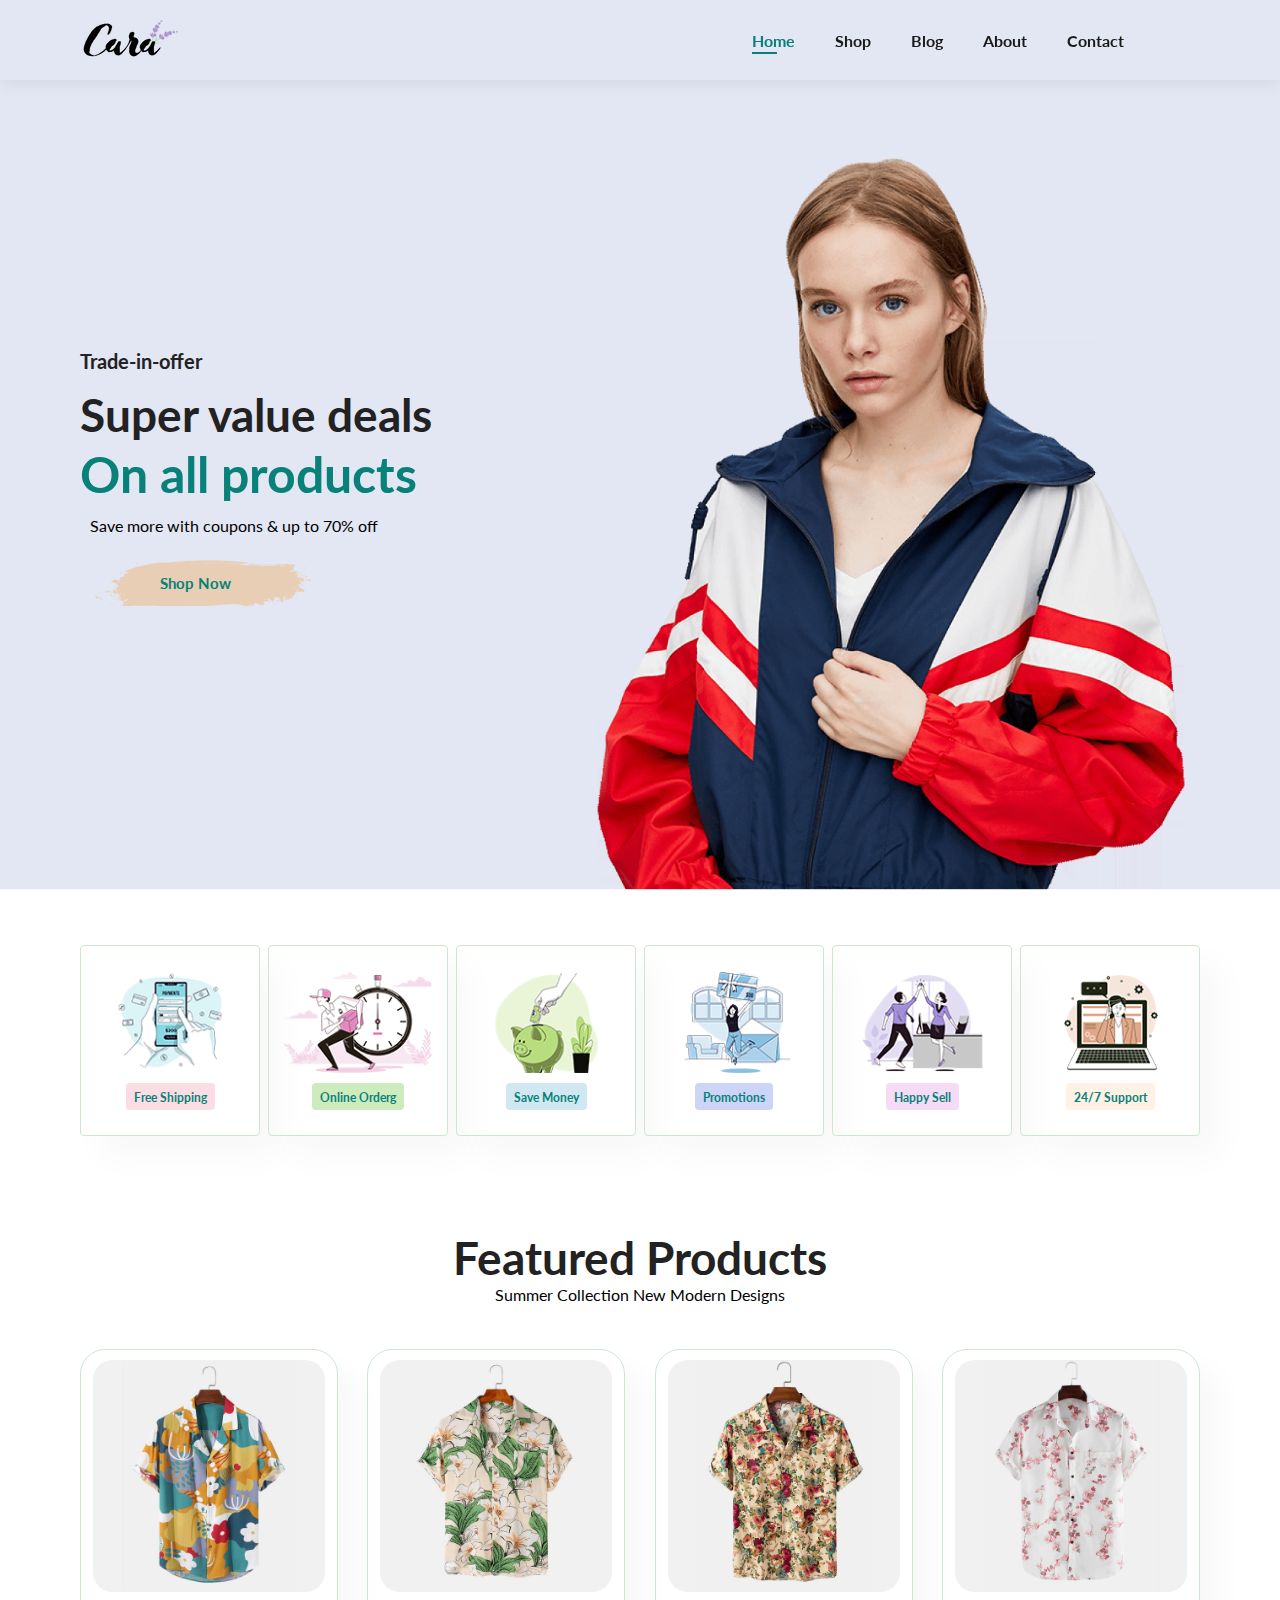
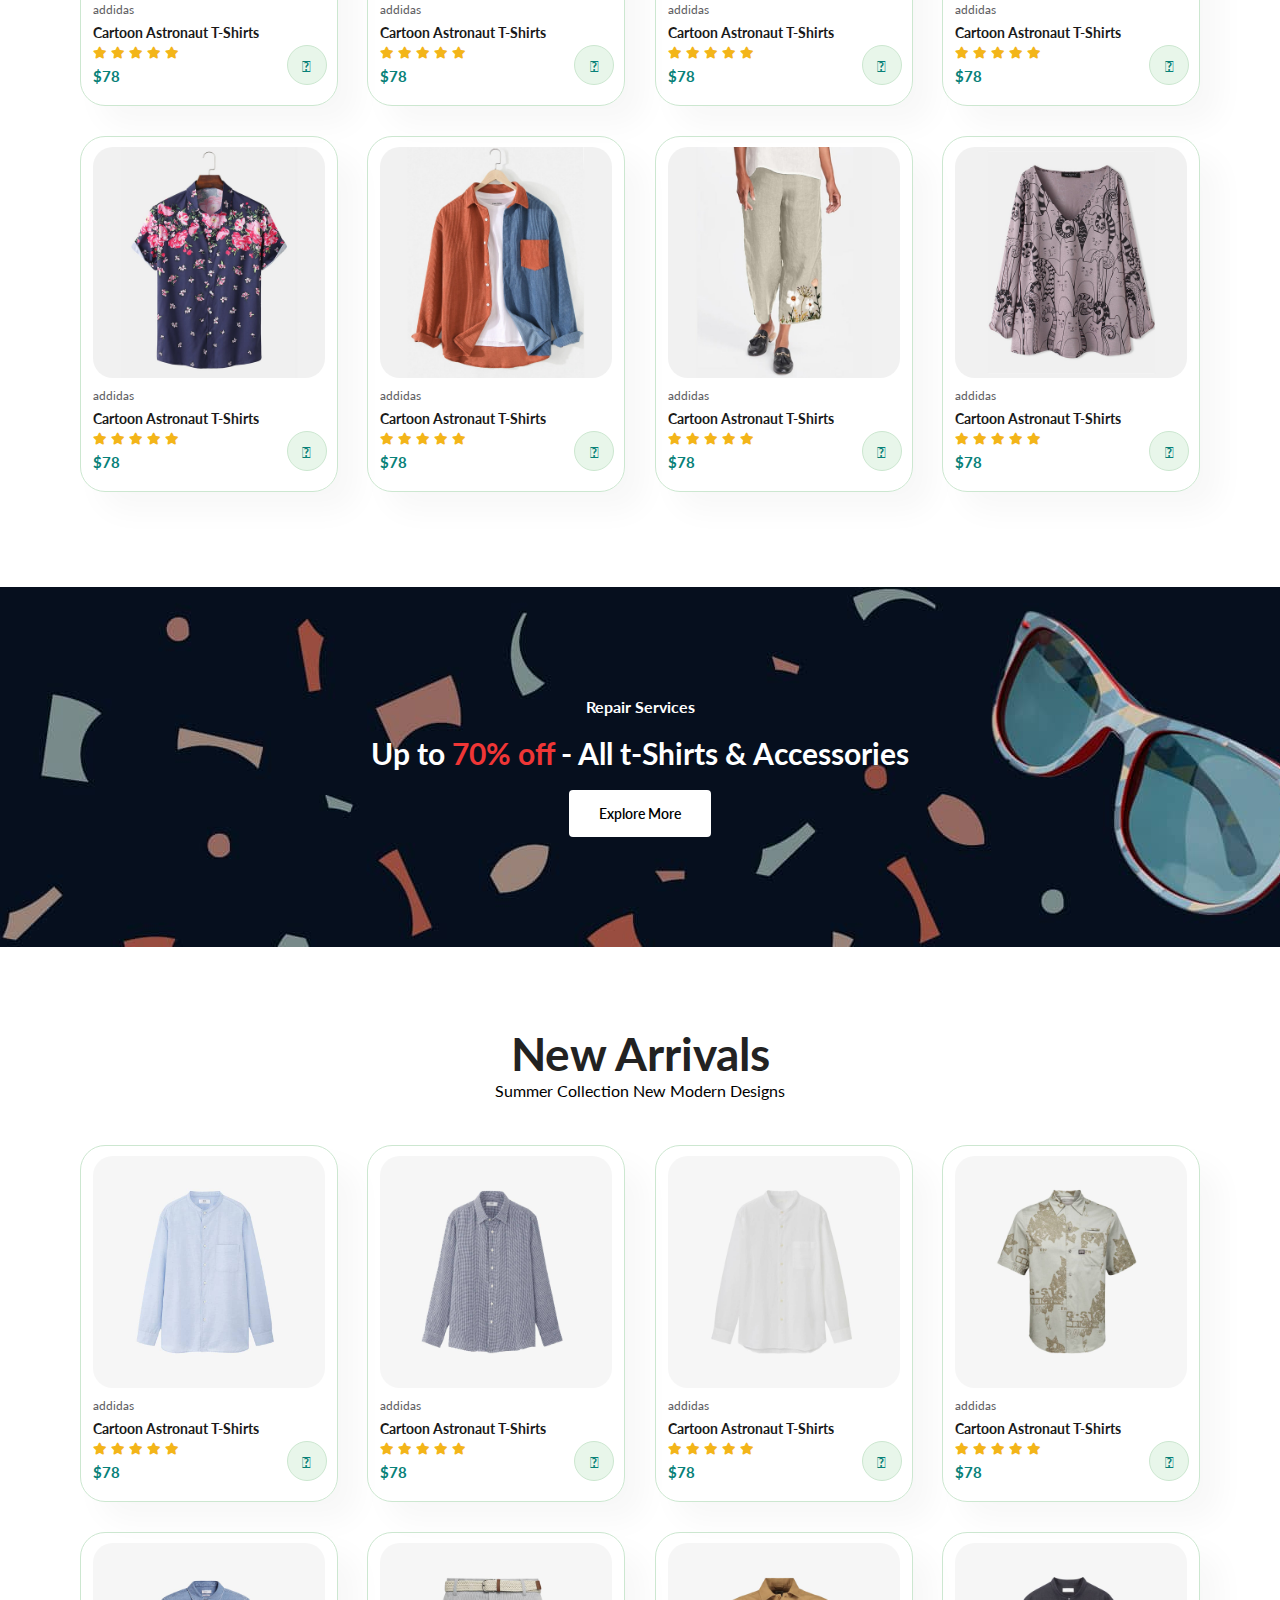
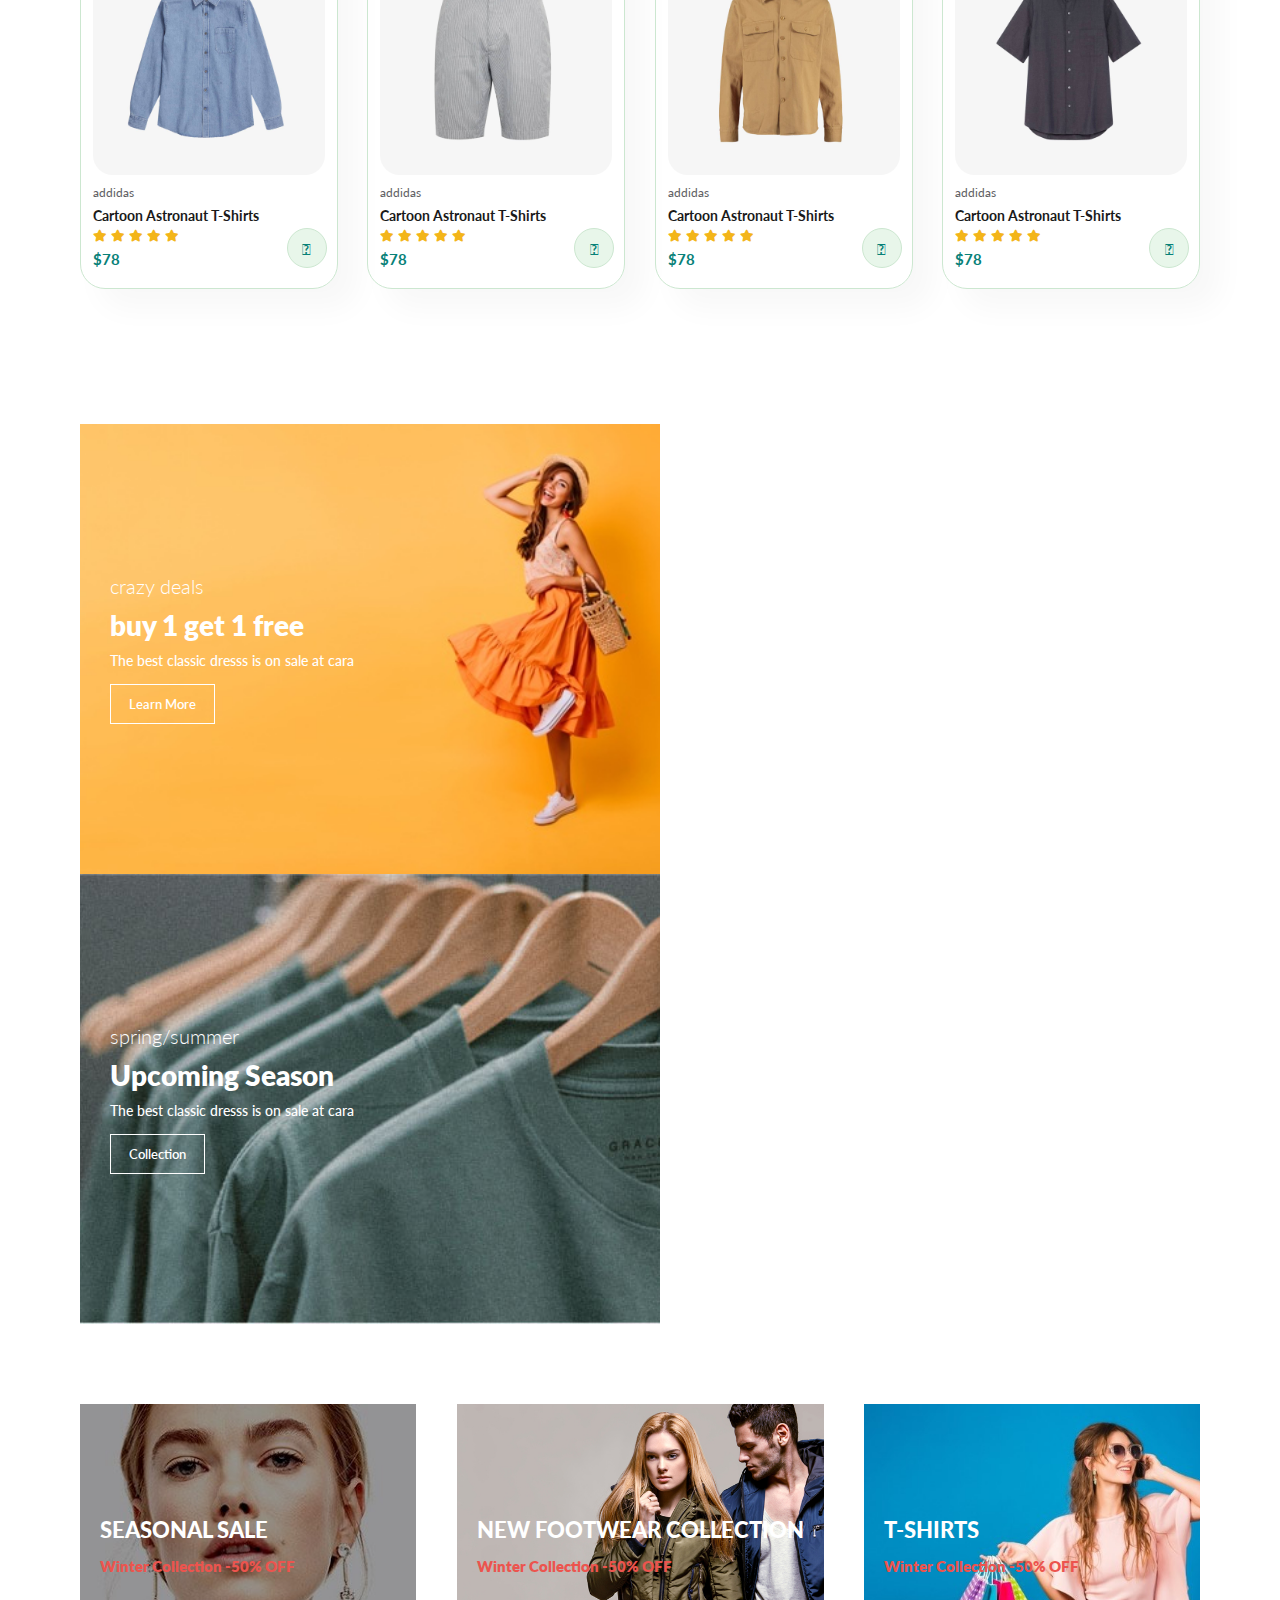
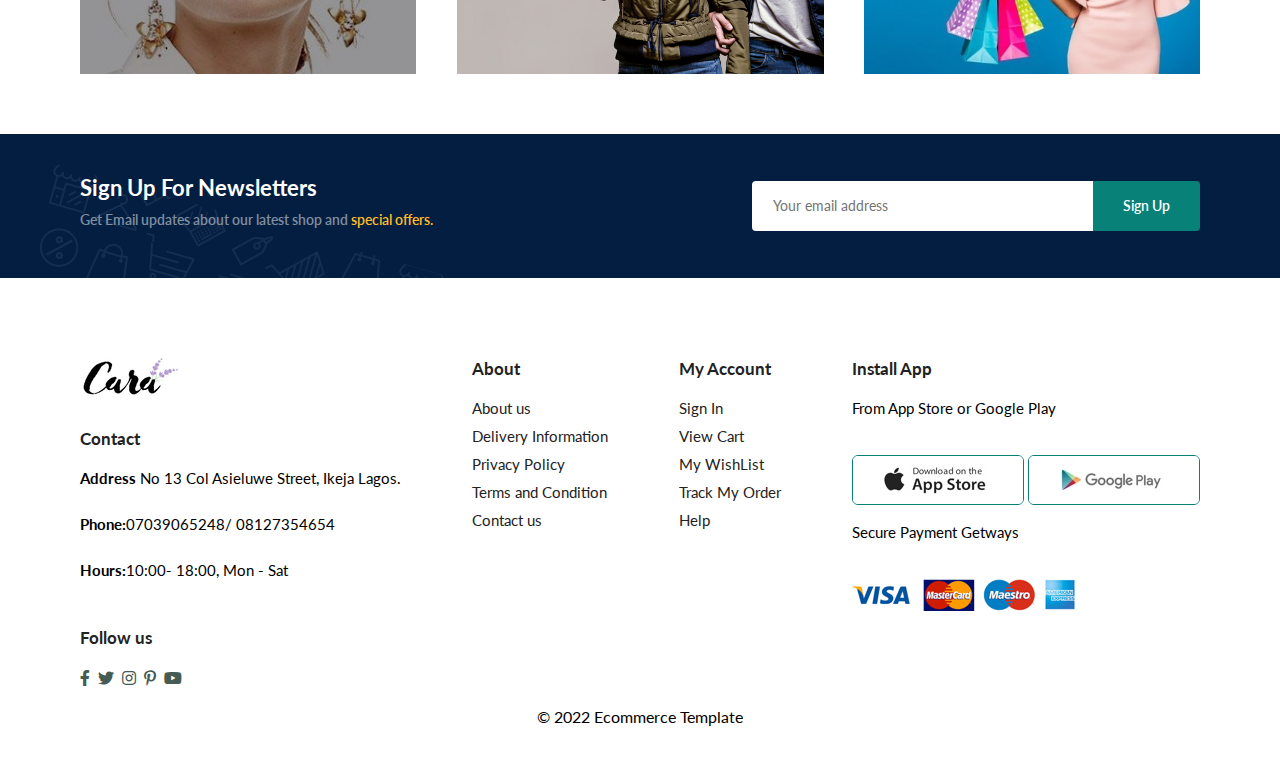
<file: index.html>
<html lang="en">
<head>
    <meta charset="UTF-8">
    <meta http-equiv="X-UA-Compatible" content="IE=edge">
    <meta name="viewport" content="width=device-width, initial-scale=1.0">
    <link rel="stylesheet" href="style.css">
    <link rel="stylesheet" href="https://pro.fontawesome.com/releases/v5.10.0/css/all.css"/>

    <title>Document</title>
</head>
<body>
<section id="header">
        <a href="#"><img src="images/logo.png" class = "logo" alt=""></a>
        <div>
          <ul id="navbar">
              <li><a class = "active" href="index.html">Home</a></li>
              <li><a href="shop.html">Shop</a></li>
              <li><a href="blog.html">Blog</a></li>
              <li><a href="about.html">About</a></li>
              <li><a href="contact.html">Contact</a></li>
              <li id = "lg-bag"><a href="cart.html"><i class="far fa-shopping-bag"></i></a></li>
              <a href="#" id = "close"><i class="far fa-times"></i></a>
          </ul>
        </div>
        <!-- for harmburger -->
        <div id = "mobile">
         <a href="cart.html"><i class="far fa-shopping-bag"></i></a>
        <i id = "bar" class = "fas fa-outdent"></i>
          </div>
</section>
<section id="hero">
        <h4>Trade-in-offer</h4>
        <h2>Super value deals</h2>
        <h1>On all products</h1>
        <p>Save more with coupons & up to 70% off</p>
        <button>Shop Now</button>
</section>
<section id="feature" class = "section-p1">
        <div class="fe-box">
            <img src="images/features/f1.png" alt="">
            <h6>Free Shipping</h6>

        </div>
           <div class="fe-box">
            <img src="images/features/f2.png" alt="">
            <h6>Online Orderg</h6>

        </div>
           <div class="fe-box">
            <img src="images/features/f3.png" alt="">
            <h6>Save Money</h6>

        </div>
           <div class="fe-box">
            <img src="images/features/f4.png" alt="">
            <h6>Promotions</h6>

        </div>
           <div class="fe-box">
            <img src="images/features/f5.png" alt="">
            <h6>Happy Sell</h6>

        </div>
           <div class="fe-box">
            <img src="images/features/f6.png" alt="">
            <h6>24/7 Support</h6>

        </div>
</section>

<section id="product1" class="section-p1">
        <h2>Featured Products</h2>
        <p>Summer Collection New Modern Designs</p>
        <div class="pro-container">
            <div class="pro">
                <img src="images/products/f1.jpg" alt="">
                <div class="des">
                    <span>addidas</span>
                    <h5>Cartoon Astronaut T-Shirts</h5>
                    <div class="star">
                        <i class="fas fa-star"></i>
                        <i class="fas fa-star"></i>
                        <i class="fas fa-star"></i>
                        <i class="fas fa-star"></i>
                         <i class="fas fa-star"></i>
                    </div>
                    <h4>$78</h4>
                </div>
                <a href="#"><i class = "fal fa-shopping-cart cart"></i></a>

            </div>
           <div class="pro">
                <img src="images/products/f2.jpg" alt="">
                <div class="des">
                    <span>addidas</span>
                    <h5>Cartoon Astronaut T-Shirts</h5>
                    <div class="star">
                        <i class="fas fa-star"></i>
                        <i class="fas fa-star"></i>
                        <i class="fas fa-star"></i>
                        <i class="fas fa-star"></i>
                         <i class="fas fa-star"></i>
                    </div>
                    <h4>$78</h4>
                </div>
                <a href="#"><i class = "fal fa-shopping-cart cart"></i></a>

            </div>

           <div class="pro">
                <img src="images/products/f3.jpg" alt="">
                <div class="des">
                    <span>addidas</span>
                    <h5>Cartoon Astronaut T-Shirts</h5>
                    <div class="star">
                        <i class="fas fa-star"></i>
                        <i class="fas fa-star"></i>
                        <i class="fas fa-star"></i>
                        <i class="fas fa-star"></i>
                         <i class="fas fa-star"></i>
                    </div>
                    <h4>$78</h4>
                </div>
                <a href="#"><i class = "fal fa-shopping-cart cart"></i></a>

            </div>
           <div class="pro">
                <img src="images/products/f4.jpg" alt="">
                <div class="des">
                    <span>addidas</span>
                    <h5>Cartoon Astronaut T-Shirts</h5>
                    <div class="star">
                        <i class="fas fa-star"></i>
                        <i class="fas fa-star"></i>
                        <i class="fas fa-star"></i>
                        <i class="fas fa-star"></i>
                         <i class="fas fa-star"></i>
                    </div>
                    <h4>$78</h4>
                </div>
                <a href="#"><i class = "fal fa-shopping-cart cart"></i></a>

            </div>
           <div class="pro">
                <img src="images/products/f5.jpg" alt="">
                <div class="des">
                    <span>addidas</span>
                    <h5>Cartoon Astronaut T-Shirts</h5>
                    <div class="star">
                        <i class="fas fa-star"></i>
                        <i class="fas fa-star"></i>
                        <i class="fas fa-star"></i>
                        <i class="fas fa-star"></i>
                         <i class="fas fa-star"></i>
                    </div>
                    <h4>$78</h4>
                </div>
                <a href="#"><i class = "fal fa-shopping-cart cart"></i></a>

            </div>
           <div class="pro">
                <img src="images/products/f6.jpg" alt="">
                <div class="des">
                    <span>addidas</span>
                    <h5>Cartoon Astronaut T-Shirts</h5>
                    <div class="star">
                        <i class="fas fa-star"></i>
                        <i class="fas fa-star"></i>
                        <i class="fas fa-star"></i>
                        <i class="fas fa-star"></i>
                         <i class="fas fa-star"></i>
                    </div>
                    <h4>$78</h4>
                </div>
                <a href="#"><i class = "fal fa-shopping-cart cart"></i></a>

            </div>
           <div class="pro">
                <img src="images/products/f7.jpg" alt="">
                <div class="des">
                    <span>addidas</span>
                    <h5>Cartoon Astronaut T-Shirts</h5>
                    <div class="star">
                        <i class="fas fa-star"></i>
                        <i class="fas fa-star"></i>
                        <i class="fas fa-star"></i>
                        <i class="fas fa-star"></i>
                         <i class="fas fa-star"></i>
                    </div>
                    <h4>$78</h4>
                </div>
                <a href="#"><i class = "fal fa-shopping-cart cart"></i></a>

            </div>
           <div class="pro">
                <img src="images/products/f8.jpg" alt="">
                <div class="des">
                    <span>addidas</span>
                    <h5>Cartoon Astronaut T-Shirts</h5>
                    <div class="star">
                        <i class="fas fa-star"></i>
                        <i class="fas fa-star"></i>
                        <i class="fas fa-star"></i>
                        <i class="fas fa-star"></i>
                         <i class="fas fa-star"></i>
                    </div>
                    <h4>$78</h4>
                </div>
                <a href="#"><i class = "fal fa-shopping-cart cart"></i></a>

            </div>
        </div>
</section>

<section id="banner" class ="section-m1" >
    <h4>Repair Services</h4>
    <h2>Up to <span>70% off</span> - All t-Shirts & Accessories</h2>
    <button class="normal">Explore More</button>
</section>
 <section id="product1" class="section-p1">
        <h2>New Arrivals</h2>
        <p>Summer Collection New Modern Designs</p>
        <div class="pro-container">
            <div class="pro">
                <img src="images/products/n1.jpg" alt="">
                <div class="des">
                    <span>addidas</span>
                    <h5>Cartoon Astronaut T-Shirts</h5>
                    <div class="star">
                        <i class="fas fa-star"></i>
                        <i class="fas fa-star"></i>
                        <i class="fas fa-star"></i>
                        <i class="fas fa-star"></i>
                         <i class="fas fa-star"></i>
                    </div>
                    <h4>$78</h4>
                </div>
                <a href="#"><i class = "fal fa-shopping-cart cart"></i></a>

            </div>
           <div class="pro">
                <img src="images/products/n2.jpg" alt="">
                <div class="des">
                    <span>addidas</span>
                    <h5>Cartoon Astronaut T-Shirts</h5>
                    <div class="star">
                        <i class="fas fa-star"></i>
                        <i class="fas fa-star"></i>
                        <i class="fas fa-star"></i>
                        <i class="fas fa-star"></i>
                         <i class="fas fa-star"></i>
                    </div>
                    <h4>$78</h4>
                </div>
                <a href="#"><i class = "fal fa-shopping-cart cart"></i></a>

            </div>

           <div class="pro">
                <img src="images/products/n3.jpg" alt="">
                <div class="des">
                    <span>addidas</span>
                    <h5>Cartoon Astronaut T-Shirts</h5>
                    <div class="star">
                        <i class="fas fa-star"></i>
                        <i class="fas fa-star"></i>
                        <i class="fas fa-star"></i>
                        <i class="fas fa-star"></i>
                         <i class="fas fa-star"></i>
                    </div>
                    <h4>$78</h4>
                </div>
                <a href="#"><i class = "fal fa-shopping-cart cart"></i></a>

            </div>
           <div class="pro">
                <img src="images/products/n4.jpg" alt="">
                <div class="des">
                    <span>addidas</span>
                    <h5>Cartoon Astronaut T-Shirts</h5>
                    <div class="star">
                        <i class="fas fa-star"></i>
                        <i class="fas fa-star"></i>
                        <i class="fas fa-star"></i>
                        <i class="fas fa-star"></i>
                         <i class="fas fa-star"></i>
                    </div>
                    <h4>$78</h4>
                </div>
                <a href="#"><i class = "fal fa-shopping-cart cart"></i></a>

            </div>
           <div class="pro">
                <img src="images/products/n5.jpg" alt="">
                <div class="des">
                    <span>addidas</span>
                    <h5>Cartoon Astronaut T-Shirts</h5>
                    <div class="star">
                        <i class="fas fa-star"></i>
                        <i class="fas fa-star"></i>
                        <i class="fas fa-star"></i>
                        <i class="fas fa-star"></i>
                         <i class="fas fa-star"></i>
                    </div>
                    <h4>$78</h4>
                </div>
                <a href="#"><i class = "fal fa-shopping-cart cart"></i></a>

            </div>
           <div class="pro">
                <img src="images/products/n6.jpg" alt="">
                <div class="des">
                    <span>addidas</span>
                    <h5>Cartoon Astronaut T-Shirts</h5>
                    <div class="star">
                        <i class="fas fa-star"></i>
                        <i class="fas fa-star"></i>
                        <i class="fas fa-star"></i>
                        <i class="fas fa-star"></i>
                         <i class="fas fa-star"></i>
                    </div>
                    <h4>$78</h4>
                </div>
                <a href="#"><i class = "fal fa-shopping-cart cart"></i></a>

            </div>
           <div class="pro">
                <img src="images/products/n7.jpg" alt="">
                <div class="des">
                    <span>addidas</span>
                    <h5>Cartoon Astronaut T-Shirts</h5>
                    <div class="star">
                        <i class="fas fa-star"></i>
                        <i class="fas fa-star"></i>
                        <i class="fas fa-star"></i>
                        <i class="fas fa-star"></i>
                         <i class="fas fa-star"></i>
                    </div>
                    <h4>$78</h4>
                </div>
                <a href="#"><i class = "fal fa-shopping-cart cart"></i></a>

            </div>
           <div class="pro">
                <img src="images/products/n8.jpg" alt="">
                <div class="des">
                    <span>addidas</span>
                    <h5>Cartoon Astronaut T-Shirts</h5>
                    <div class="star">
                        <i class="fas fa-star"></i>
                        <i class="fas fa-star"></i>
                        <i class="fas fa-star"></i>
                        <i class="fas fa-star"></i>
                         <i class="fas fa-star"></i>
                    </div>
                    <h4>$78</h4>
                </div>
                <a href="#"><i class = "fal fa-shopping-cart cart"></i></a>

            </div>
        </div>
    </section>


<section id="sm-banner" class = "section-p1 section-m1">
    <div class="banner-box">
        <h4>crazy deals</h4>
        <h2>buy 1 get 1 free</h2>
        <span>The best classic dresss is on sale at cara</span>
        <button class="white">Learn More</button>
    </div>
     <div class="banner-box banner-box2">
        <h4>spring/summer</h4>
        <h2>Upcoming Season</h2>
        <span>The best classic dresss is on sale at cara</span>
        <button class = "white">Collection</button>
    </div>

</section>

<section id="banner3">
      <div class="banner-box">

        <h2>Seasonal Sale</h2>
        <h3>Winter Collection -50% OFF</h3>
    </div>
      <div class="banner-box banner-box2">

        <h2>New Footwear Collection</h2>
        <h3>Winter Collection -50% OFF</h3>
    </div>
      <div class="banner-box banner-box3">

        <h2>T-shirts</h2>
        <h3>Winter Collection -50% OFF</h3>
    </div>
</section>

<section id="newsletter"class = "section-p1">
    <div class="newstext">
        <h4>Sign Up For Newsletters</h4>
        <p>Get Email updates about our latest shop and <span>special offers.</span></p>

    </div>
    <div class="form">
        <input type="text" placeholder="Your email address">
        <button class = "normal">Sign Up</button>
    </div>
</section>

<footer class="section-p1">
    <div class="footer">
    <div class="col">
        <img class="logo" src="images/logo.png" alt="">
        <h4>Contact</h4>
        <p><strong>Address</strong> No 13 Col Asieluwe Street, Ikeja Lagos.</p>
         <p><strong>Phone:</strong>07039065248/ 08127354654</p>
         <p><strong>Hours:</strong>10:00- 18:00, Mon - Sat</p>
         <div class="follow">
             <h4>Follow us</h4>
             <div class="icon">
               <i class="fab fa-facebook-f"></i>
                <i class="fab fa-twitter"></i>
                <i class="fab fa-instagram"></i>
                <i class="fab fa-pinterest-p"></i>
                <i class="fab fa-youtube"></i>
             </div>
         </div>
      </div>
    <div class="col">
        <h4>About</h4>
        <a href="#">About us</a>
        <a href="#">Delivery Information</a>
        <a href="#">Privacy Policy</a>
        <a href="#">Terms and Condition</a>
        <a href="#">Contact us</a>

    </div>
      <div class="col">
        <h4>My Account</h4>
        <a href="#">Sign In</a>
        <a href="#">View Cart</a>
        <a href="#">My WishList</a>
        <a href="#">Track My Order</a>
        <a href="#">Help</a>

    </div>
      <div class="col install">
        <h4>Install App</h4>
       <p>From App Store or Google Play</p>
       <div class="row">
           <img src="images/pay/app.jpg" alt="">
            <img src="images/pay/play.jpg" alt="">
       </div>
       <p>Secure Payment Getways</p>
       <img src="images/pay/pay.png" alt="">

    </div>
</div>
    <div class="copyright">
        <p>&copy 2022 Ecommerce Template</p>
    </div>
</footer>









<script src = "script.js"></script>
</body>
</html>
</file>
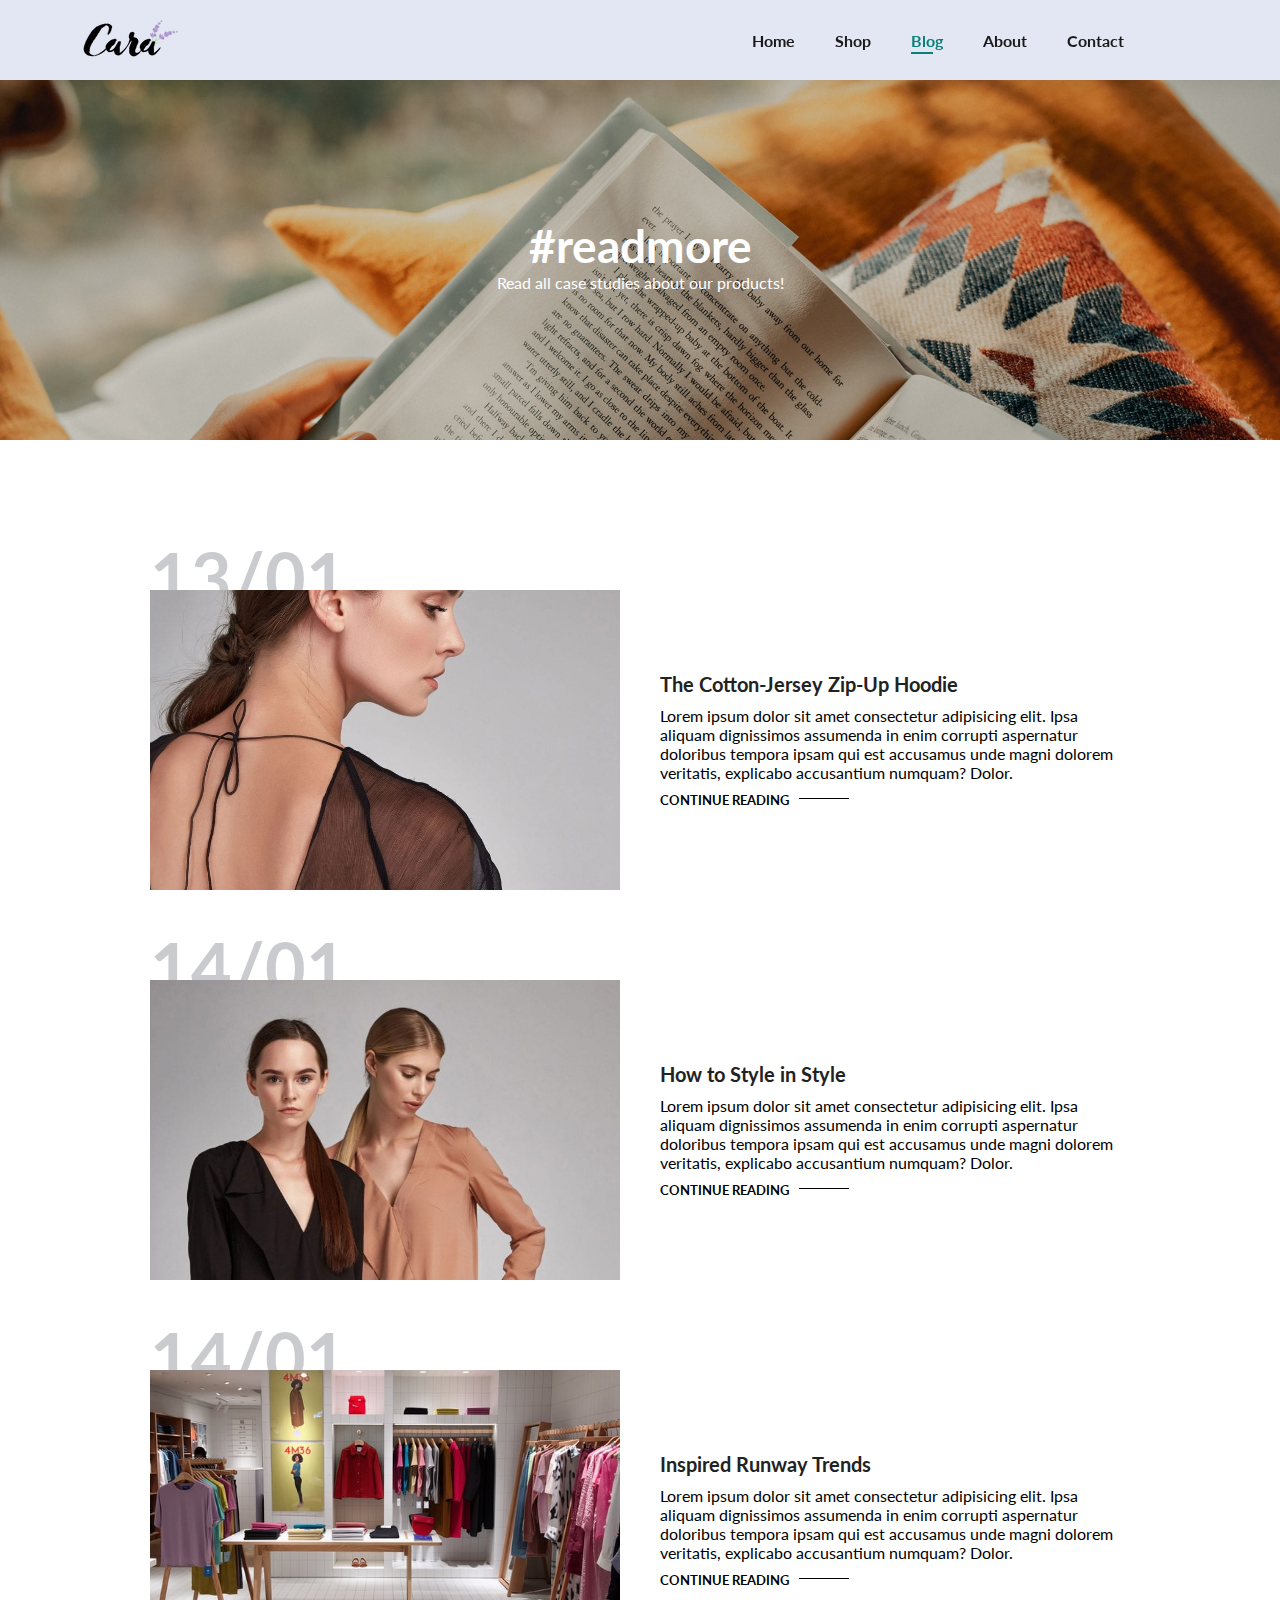
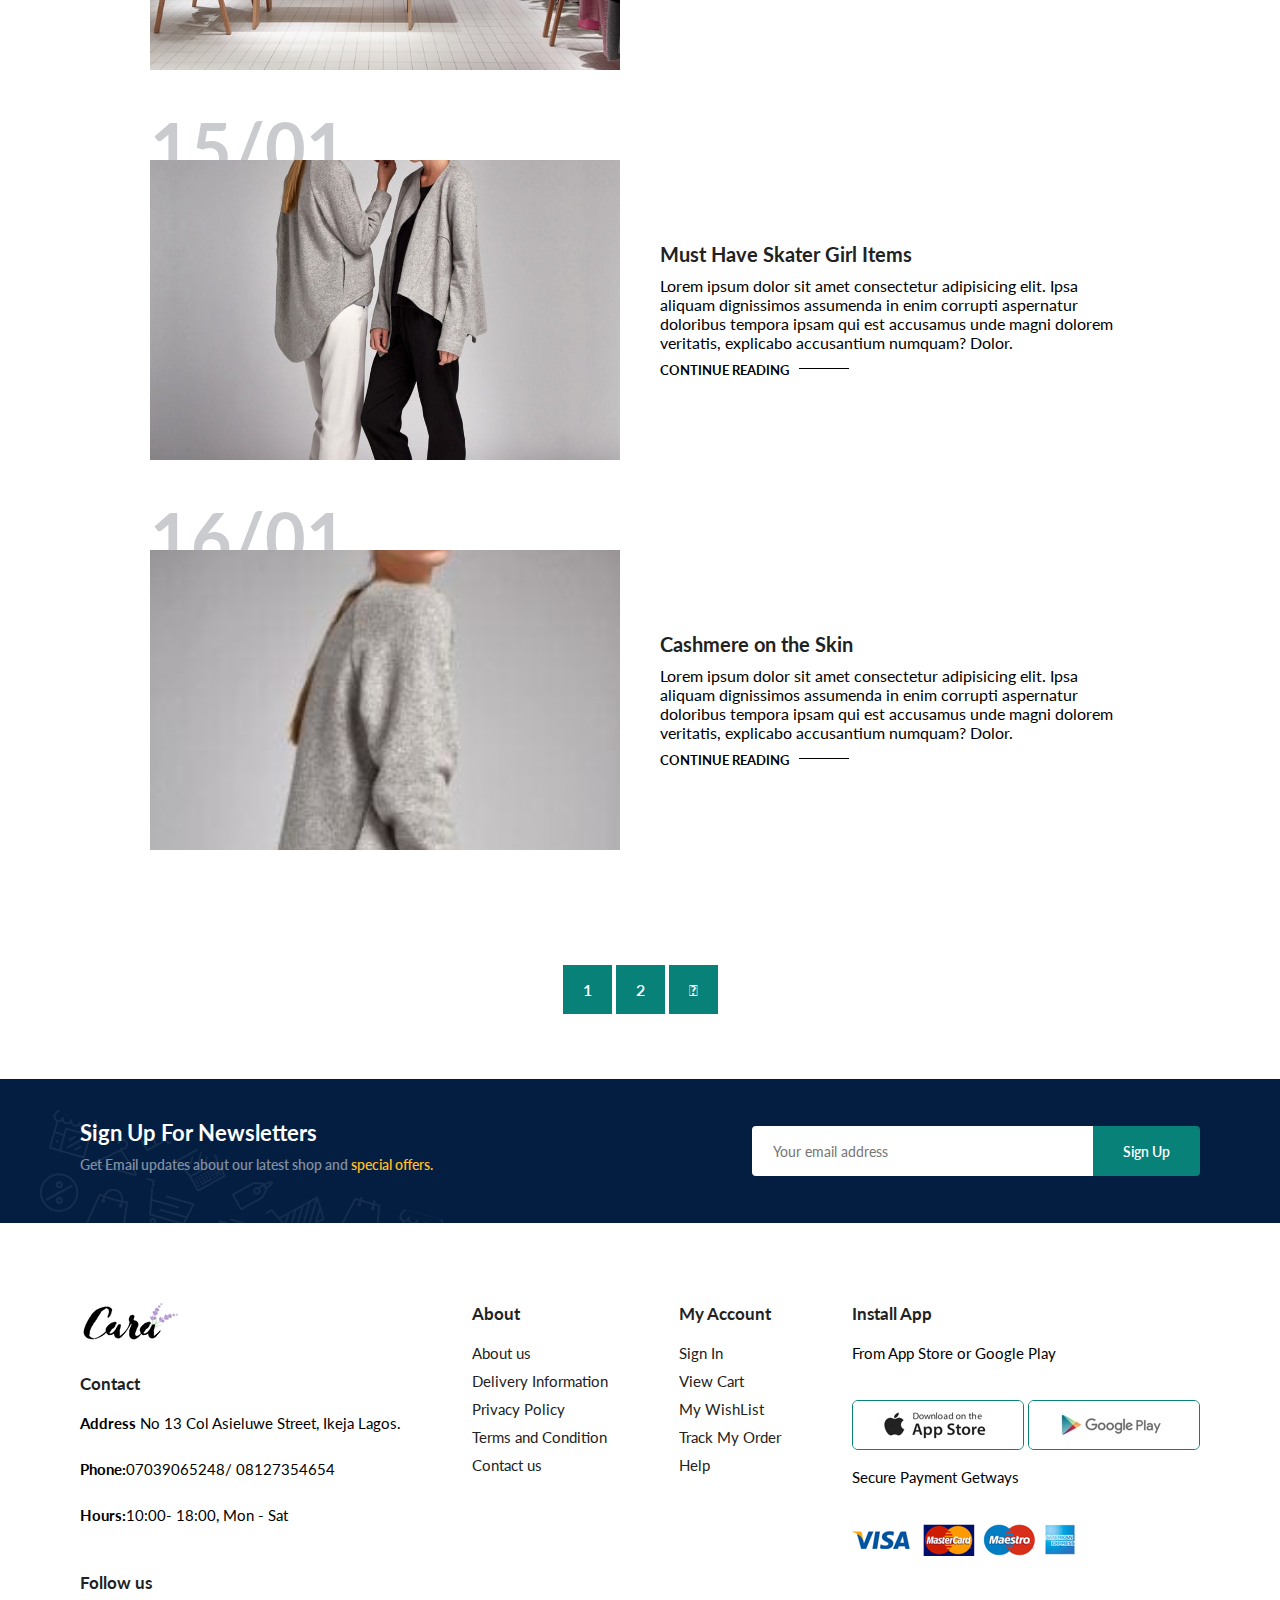
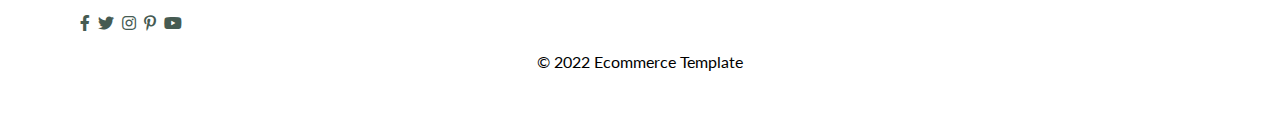
<file: blog.html>
<html lang="en">
<head>
    <meta charset="UTF-8">
    <meta http-equiv="X-UA-Compatible" content="IE=edge">
    <meta name="viewport" content="width=device-width, initial-scale=1.0">
    <link rel="stylesheet" href="style.css">
    <link rel="stylesheet" href="https://pro.fontawesome.com/releases/v5.10.0/css/all.css"/>

<title>Document</title>
</head>
<body>
<section id="header">
        <a href="#"><img src="images/logo.png" class = "logo" alt=""></a>
        <div>
          <ul id="navbar">
              <li><a href="index.html">Home</a></li>
              <li><a href="shop.html">Shop</a></li>
              <li><a  class = "active" href="blog.html">Blog</a></li>
              <li><a href="about.html">About</a></li>
              <li><a href="contact.html">Contact</a></li>
              <li id = "lg-bag"><a href="cart.html"><i class="far fa-shopping-bag"></i></a></li>
              <a href="#" id = "close"><i class="far fa-times"></i></a>
          </ul>
        </div>
        <!-- for harmburger -->
        <div id = "mobile">
         <a href="cart.html"><i class="far fa-shopping-bag"></i></a>
        <i id = "bar" class = "fas fa-outdent"></i>
          </div>
</section>

<section id="page-header" class="blog-header">

        <h2>#readmore</h2>

        <p>Read all case studies about our products!</p>

</section>

<section id="blog">
    <div class="blog-box">
        <div class="blog-img">
            <img src="images/blog/b1.jpg" alt="">
        </div>
        <div class="blog-details">
            <h4>The Cotton-Jersey Zip-Up Hoodie</h4>
            <p>Lorem ipsum dolor sit amet consectetur adipisicing elit. Ipsa aliquam dignissimos assumenda in enim corrupti aspernatur doloribus tempora ipsam qui est accusamus unde magni dolorem veritatis, explicabo accusantium numquam? Dolor.</p>
            <a href="#">CONTINUE READING</a>
        </div>
        <h1>13/01</h1>
    </div>

   <div class="blog-box">
        <div class="blog-img">
            <img src="images/blog/b2.jpg" alt="">
        </div>
        <div class="blog-details">
            <h4>How to Style in Style</h4>
            <p>Lorem ipsum dolor sit amet consectetur adipisicing elit. Ipsa aliquam dignissimos assumenda in enim corrupti aspernatur doloribus tempora ipsam qui est accusamus unde magni dolorem veritatis, explicabo accusantium numquam? Dolor.</p>
            <a href="#">CONTINUE READING</a>
        </div>
        <h1>14/01</h1>
    </div>
      <div class="blog-box">
        <div class="blog-img">
            <img src="images/blog/b3.jpg" alt="">
        </div>
        <div class="blog-details">
            <h4>Inspired Runway Trends</h4>
            <p>Lorem ipsum dolor sit amet consectetur adipisicing elit. Ipsa aliquam dignissimos assumenda in enim corrupti aspernatur doloribus tempora ipsam qui est accusamus unde magni dolorem veritatis, explicabo accusantium numquam? Dolor.</p>
            <a href="#">CONTINUE READING</a>
        </div>
        <h1>14/01</h1>
    </div>
      <div class="blog-box">
        <div class="blog-img">
            <img src="images/blog/b4.jpg" alt="">
        </div>
        <div class="blog-details">
            <h4>Must Have Skater Girl Items</h4>
            <p>Lorem ipsum dolor sit amet consectetur adipisicing elit. Ipsa aliquam dignissimos assumenda in enim corrupti aspernatur doloribus tempora ipsam qui est accusamus unde magni dolorem veritatis, explicabo accusantium numquam? Dolor.</p>
            <a href="#">CONTINUE READING</a>
        </div>
        <h1>15/01</h1>
    </div>
      <div class="blog-box">
        <div class="blog-img">
            <img src="images/blog/b5.jpg" alt="">
        </div>
        <div class="blog-details">
            <h4>Cashmere on the Skin </h4>
            <p>Lorem ipsum dolor sit amet consectetur adipisicing elit. Ipsa aliquam dignissimos assumenda in enim corrupti aspernatur doloribus tempora ipsam qui est accusamus unde magni dolorem veritatis, explicabo accusantium numquam? Dolor.</p>
            <a href="#">CONTINUE READING</a>
        </div>
        <h1>16/01</h1>
    </div>
</section>


<section id="pagination" class="section-p1">
    <a href="#">1</a>
       <a href="#">2</a>
          <a href="#"><i class = "fal fa-long-arrow-alt-right"></i></a>
</section>

<section id="newsletter"class = "section-p1">
    <div class="newstext">
        <h4>Sign Up For Newsletters</h4>
        <p>Get Email updates about our latest shop and <span>special offers.</span></p>

    </div>
    <div class="form">
        <input type="text" placeholder="Your email address">
        <button class = "normal">Sign Up</button>
    </div>
</section>

<footer class="section-p1">
    <div class="footer">
    <div class="col">
        <img class="logo" src="images/logo.png" alt="">
        <h4>Contact</h4>
        <p><strong>Address</strong> No 13 Col Asieluwe Street, Ikeja Lagos.</p>
         <p><strong>Phone:</strong>07039065248/ 08127354654</p>
         <p><strong>Hours:</strong>10:00- 18:00, Mon - Sat</p>
         <div class="follow">
             <h4>Follow us</h4>
             <div class="icon">
               <i class="fab fa-facebook-f"></i>
                <i class="fab fa-twitter"></i>
                <i class="fab fa-instagram"></i>
                <i class="fab fa-pinterest-p"></i>
                <i class="fab fa-youtube"></i>
             </div>
         </div>
      </div>
    <div class="col">
        <h4>About</h4>
        <a href="#">About us</a>
        <a href="#">Delivery Information</a>
        <a href="#">Privacy Policy</a>
        <a href="#">Terms and Condition</a>
        <a href="#">Contact us</a>

    </div>
      <div class="col">
        <h4>My Account</h4>
        <a href="#">Sign In</a>
        <a href="#">View Cart</a>
        <a href="#">My WishList</a>
        <a href="#">Track My Order</a>
        <a href="#">Help</a>

    </div>
      <div class="col install">
        <h4>Install App</h4>
       <p>From App Store or Google Play</p>
       <div class="row">
           <img src="images/pay/app.jpg" alt="">
            <img src="images/pay/play.jpg" alt="">
       </div>
       <p>Secure Payment Getways</p>
       <img src="images/pay/pay.png" alt="">

    </div>
</div>
    <div class="copyright">
        <p>&copy 2022 Ecommerce Template</p>
    </div>
</footer>





<script src = "script.js"></script>
</body>
</html>
</file>
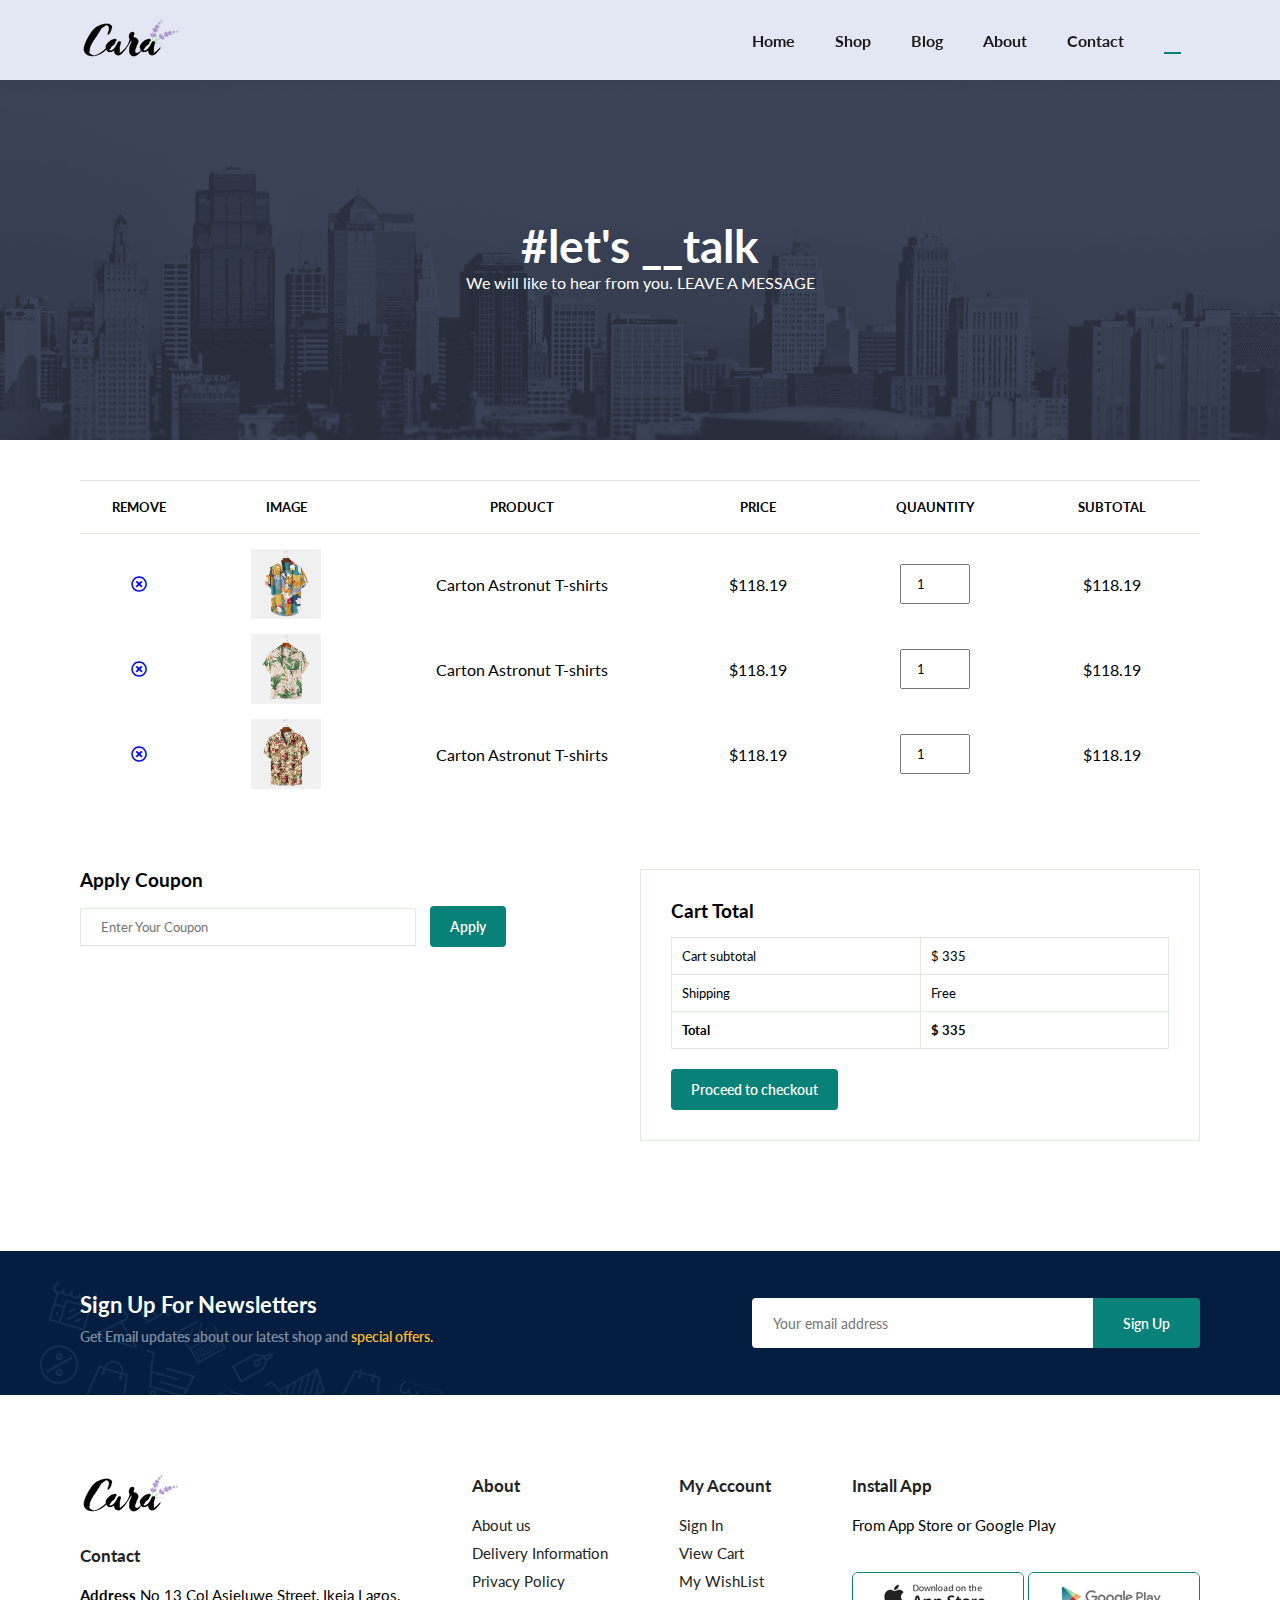
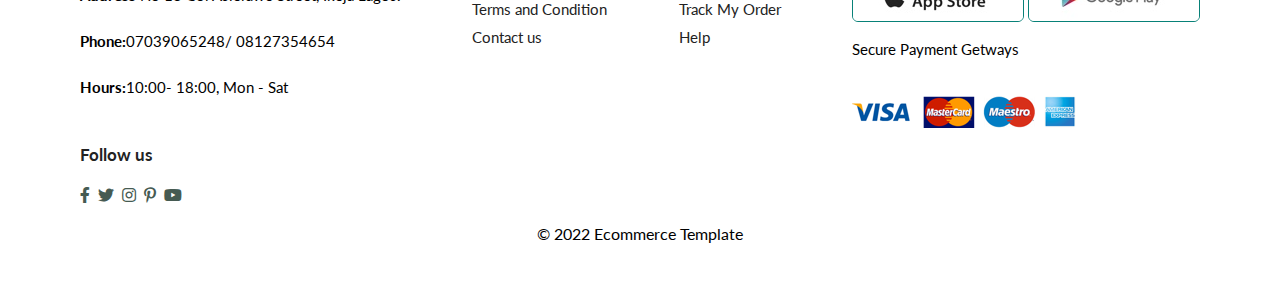
<file: cart.html>
<html lang="en">
<head>
    <meta charset="UTF-8">
    <meta http-equiv="X-UA-Compatible" content="IE=edge">
    <meta name="viewport" content="width=device-width, initial-scale=1.0">
    <link rel="stylesheet" href="style.css">
    <link rel="stylesheet" href="https://pro.fontawesome.com/releases/v5.10.0/css/all.css"/>

<title>Document</title>
</head>
<body>
<section id="header">
        <a href="#"><img src="images/logo.png" class = "logo" alt=""></a>
        <div>
          <ul id="navbar">
              <li><a href="index.html">Home</a></li>
              <li><a href="shop.html">Shop</a></li>
              <li><a href="blog.html">Blog</a></li>
              <li><a href="about.html">About</a></li>
              <li><a href="contact.html">Contact</a></li>
              <li id = "lg-bag"><a    class = "active" href="cart.html"><i class="far fa-shopping-bag"></i></a></li>
              <a href="#" id = "close"><i class="far fa-times"></i></a>
          </ul>
        </div>
        <!-- for harmburger -->
        <div id = "mobile">
         <a href="cart.html"><i class="far fa-shopping-bag"></i></a>
        <i id = "bar" class = "fas fa-outdent"></i>
          </div>
</section>

<section id="page-header" class="about-header">

        <h2>#let's __talk</h2>

        <p>We will like to hear from you. LEAVE A MESSAGE</p>

</section>
<section id="cart" class="section-p1">
    <table width ="100%">
        <thead>
            <tr>
                <td>Remove</td>
                <td>Image</td>
                <td>Product</td>
                <td>Price</td>
                <td>Quauntity</td>
                <td>Subtotal</td>

            </tr>
        </thead>
        <tbody>
            <tr>
                <td><a href="#"><i i class="far fa-times-circle"></i></a></td>
                <td><img src="images/products/f1.jpg" alt=""></td>
                <td>Carton Astronut T-shirts</td>
                <td>$118.19</td>
                <td><input type="number" value = "1"></td>
                <td>$118.19</td>
            </tr>
         <tr>
                <td><a href="#"><i i class="far fa-times-circle"></i></a></td>
                <td><img src="images/products/f2.jpg" alt=""></td>
                <td>Carton Astronut T-shirts</td>
                <td>$118.19</td>
                <td><input type="number" value = "1"></td>
                <td>$118.19</td>
            </tr>
             <tr>
                <td><a href="#"><i i class="far fa-times-circle"></i></a></td>
                <td><img src="images/products/f3.jpg" alt=""></td>
                <td>Carton Astronut T-shirts</td>
                <td>$118.19</td>
                <td><input type="number" value = "1"></td>
                <td>$118.19</td>
            </tr>
        </tbody>
    </table>
</section>
<section id="cart-add" class="section-p1">
    <div id = "coupon">
        <h3>Apply Coupon</h3>
        <div>
            <input type="text" placeholder="Enter Your Coupon">
            <button class="normal">Apply</button>
        </div>
        </div>
        <div id="subtotal">
            <h3>Cart Total</h3>
            <table>
                <tr>
                    <td>Cart subtotal</td>
                    <td>$ 335</td>
                </tr>
                <tr>
                    <td>Shipping</td>
                    <td>Free</td>
                </tr>
                 <tr>
                    <td><strong>Total</strong></td>
                    <td><strong>$ 335</strong></td>
                </tr>
            </table>
            <button class="normal">Proceed to checkout</button>
        </div>

</section>
<section id="newsletter"class = "section-p1">
    <div class="newstext">
        <h4>Sign Up For Newsletters</h4>
        <p>Get Email updates about our latest shop and <span>special offers.</span></p>

    </div>
    <div class="form">
        <input type="text" placeholder="Your email address">
        <button class = "normal">Sign Up</button>
    </div>
</section>

<footer class="section-p1">
    <div class="footer">
    <div class="col">
        <img class="logo" src="images/logo.png" alt="">
        <h4>Contact</h4>
        <p><strong>Address</strong> No 13 Col Asieluwe Street, Ikeja Lagos.</p>
         <p><strong>Phone:</strong>07039065248/ 08127354654</p>
         <p><strong>Hours:</strong>10:00- 18:00, Mon - Sat</p>
         <div class="follow">
             <h4>Follow us</h4>
             <div class="icon">
               <i class="fab fa-facebook-f"></i>
                <i class="fab fa-twitter"></i>
                <i class="fab fa-instagram"></i>
                <i class="fab fa-pinterest-p"></i>
                <i class="fab fa-youtube"></i>
             </div>
         </div>
      </div>
    <div class="col">
        <h4>About</h4>
        <a href="#">About us</a>
        <a href="#">Delivery Information</a>
        <a href="#">Privacy Policy</a>
        <a href="#">Terms and Condition</a>
        <a href="#">Contact us</a>

    </div>
      <div class="col">
        <h4>My Account</h4>
        <a href="#">Sign In</a>
        <a href="#">View Cart</a>
        <a href="#">My WishList</a>
        <a href="#">Track My Order</a>
        <a href="#">Help</a>

    </div>
      <div class="col install">
        <h4>Install App</h4>
       <p>From App Store or Google Play</p>
       <div class="row">
           <img src="images/pay/app.jpg" alt="">
            <img src="images/pay/play.jpg" alt="">
       </div>
       <p>Secure Payment Getways</p>
       <img src="images/pay/pay.png" alt="">

    </div>
</div>
    <div class="copyright">
        <p>&copy 2022 Ecommerce Template</p>
    </div>
</footer>





<script src = "script.js"></script>
</body>
</html>
</file>
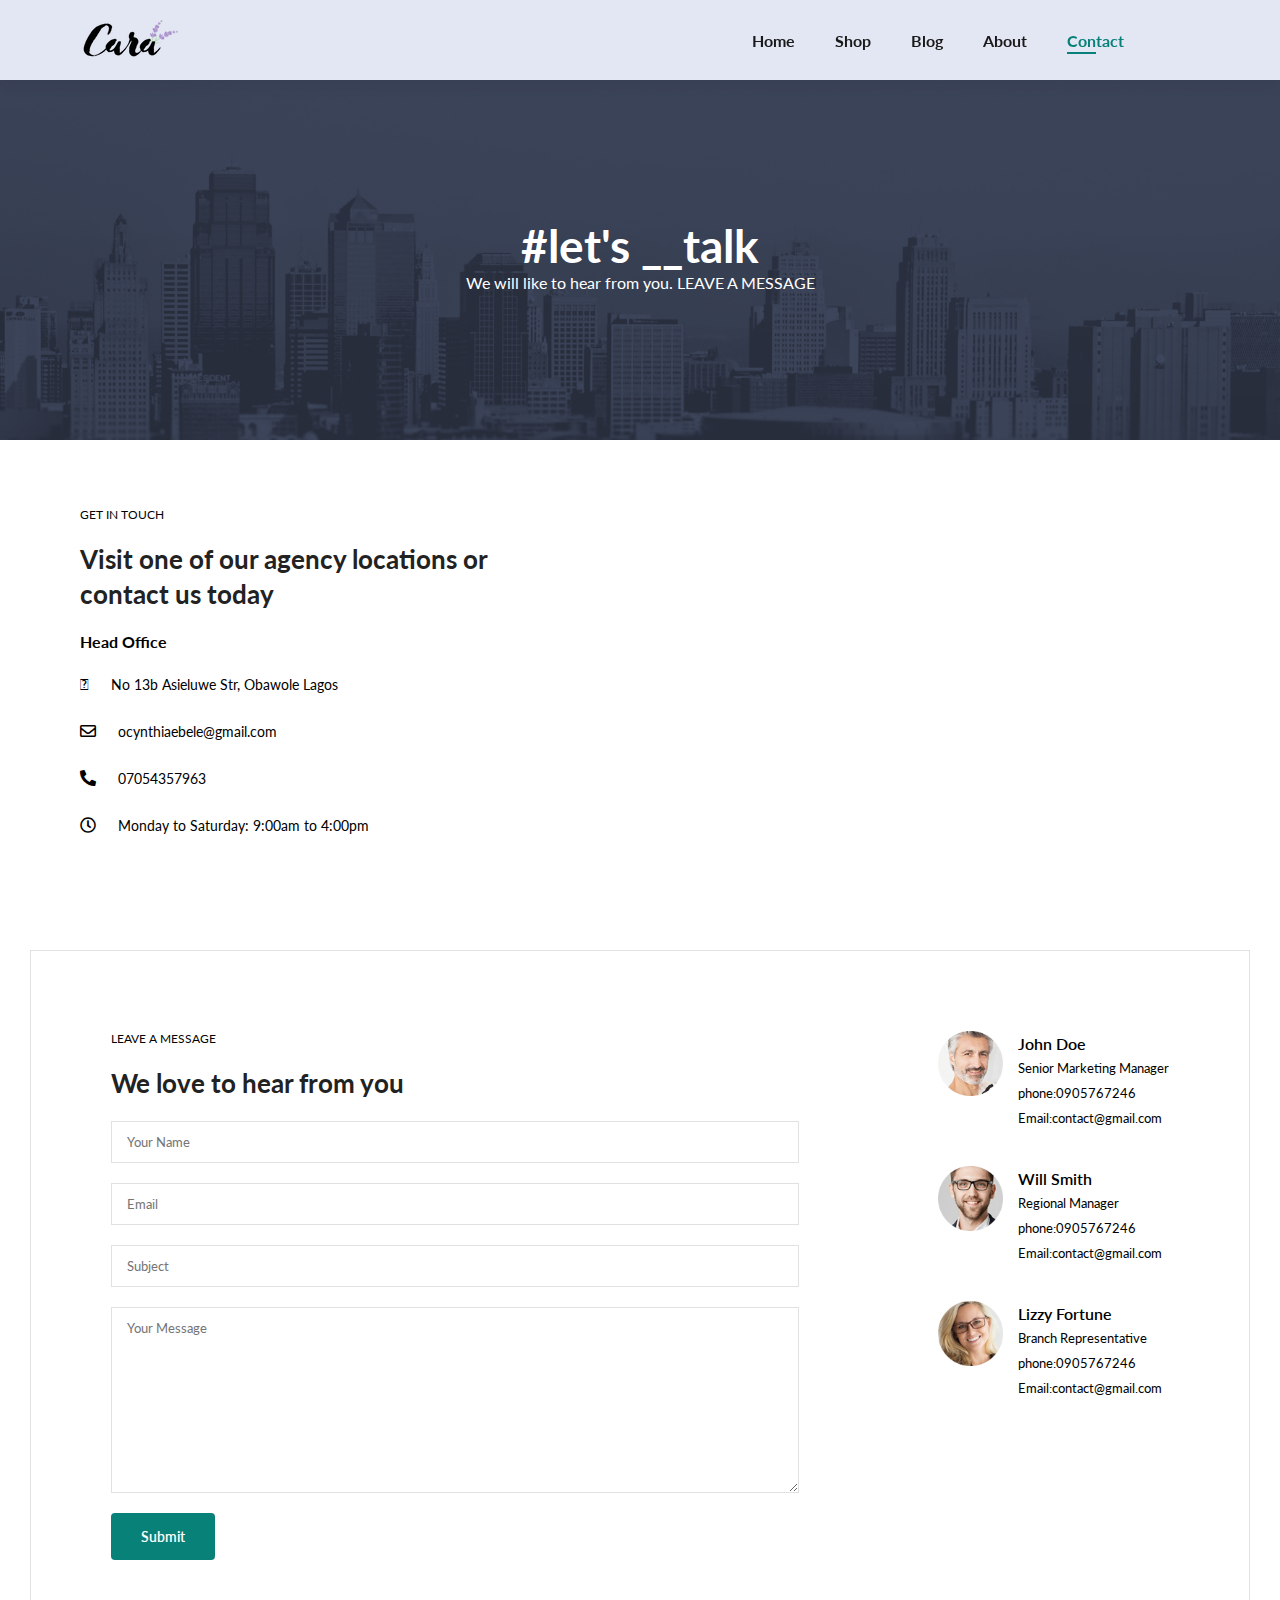
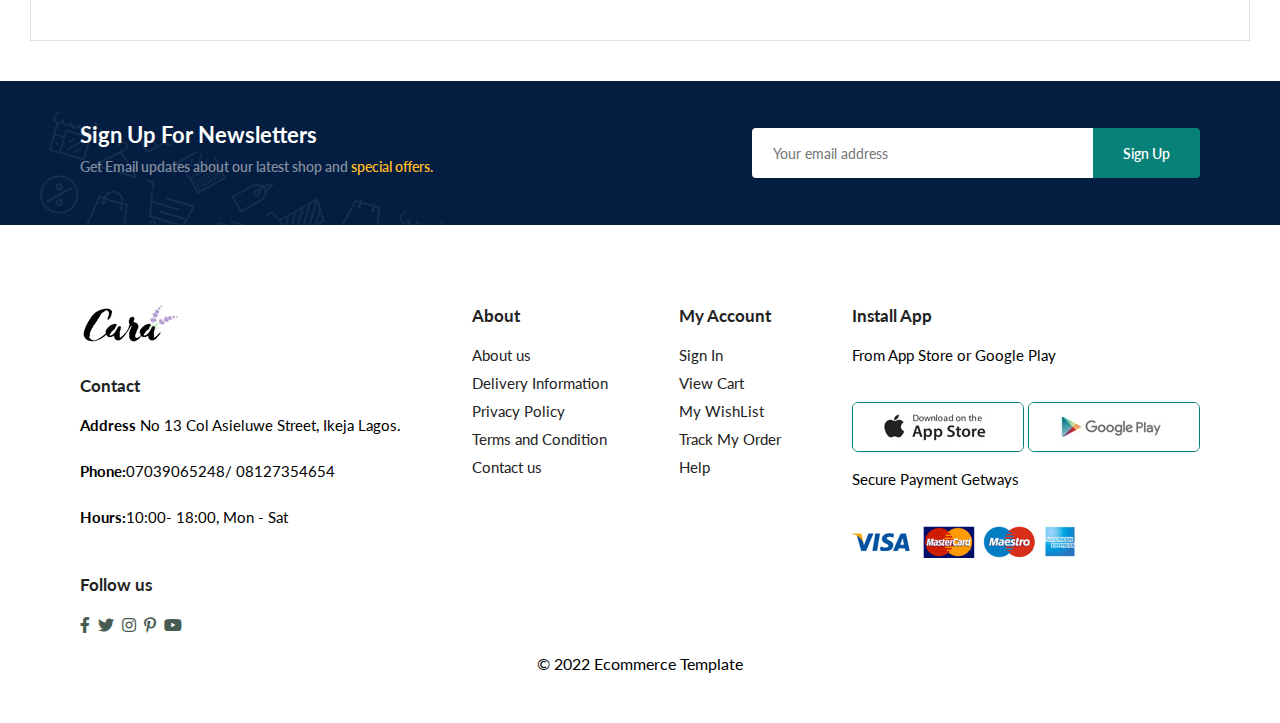
<file: contact.html>
<html lang="en">
<head>
    <meta charset="UTF-8">
    <meta http-equiv="X-UA-Compatible" content="IE=edge">
    <meta name="viewport" content="width=device-width, initial-scale=1.0">
    <link rel="stylesheet" href="style.css">
    <link rel="stylesheet" href="https://pro.fontawesome.com/releases/v5.10.0/css/all.css"/>

<title>Document</title>
</head>
<body>
<section id="header">
        <a href="#"><img src="images/logo.png" class = "logo" alt=""></a>
        <div>
          <ul id="navbar">
              <li><a href="index.html">Home</a></li>
              <li><a href="shop.html">Shop</a></li>
              <li><a href="blog.html">Blog</a></li>
              <li><a href="about.html">About</a></li>
              <li><a   class = "active" href="contact.html">Contact</a></li>
              <li id = "lg-bag"><a href="cart.html"><i class="far fa-shopping-bag"></i></a></li>
              <a href="#" id = "close"><i class="far fa-times"></i></a>
          </ul>
        </div>
        <!-- for harmburger -->
        <div id = "mobile">
         <a href="cart.html"><i class="far fa-shopping-bag"></i></a>
        <i id = "bar" class = "fas fa-outdent"></i>
          </div>
</section>

<section id="page-header" class="about-header">

        <h2>#let's __talk</h2>

        <p>We will like to hear from you. LEAVE A MESSAGE</p>

</section>
<section id="contact-details" class="section-p1">
    <div class="details">
        <span>GET IN TOUCH</span>
        <h2>Visit one of our agency locations or contact us today</h2>
        <h3>Head Office</h3>
        <div>
            <li>
                <i class="fal fa-map"></i>
                <p>No 13b Asieluwe Str, Obawole Lagos</p>
            </li>
               <li>
                <i class="far fa-envelope"></i>
                <p>ocynthiaebele@gmail.com</p>
            </li>
             <li>
                <i class="fas fa-phone-alt"></i>
                <p>07054357963</p>
            </li>
             <li>
                <i class="far fa-clock"></i>
                <p>Monday to Saturday: 9:00am to 4:00pm</p>
            </li>
        </div>
    </div>
    <div class="map">
        <iframe src="https://www.google.com/maps/embed?pb=!1m18!1m12!1m3!1d3964.046772788781!2d3.3876560140940764!3d6.515764325062576!2m3!1f0!2f0!3f0!3m2!1i1024!2i768!4f13.1!3m3!1m2!1s0x103b8d24c04d3e75%3A0x7347f1a6be13e004!2sUniversity%20of%20Lagos!5e0!3m2!1sen!2sng!4v1653620346368!5m2!1sen!2sng" width="600" height="450" style="border:0;" allowfullscreen="" loading="lazy" referrerpolicy="no-referrer-when-downgrade"></iframe>
    </div>
</section>
<section id="form-details">
    <form action="">
        <span>LEAVE A MESSAGE</span>
        <h2>We love to hear from you</h2>
        <input type="text" placeholder="Your Name">
        <input type="text" placeholder="Email">
        <input type="text" placeholder="Subject">

     <textarea name="" id="" cols="30" rows="10" placeholder="Your Message"></textarea>
     <button type="submit" class="normal">Submit</button>
    </form>
    <div class="people">
        <div>
            <img src="images/people/1.png" alt="">
            <p><span>John Doe</span> Senior Marketing Manager <br>phone:0905767246 <br>Email:contact@gmail.com</p>

        </div>
          <div>
            <img src="images/people/2.png" alt="">
            <p><span>Will Smith</span> Regional Manager <br>phone:0905767246 <br>Email:contact@gmail.com</p>

        </div>
          <div>
            <img src="images/people/3.png" alt="">
            <p><span>Lizzy Fortune</span> Branch Representative <br>phone:0905767246 <br>Email:contact@gmail.com</p>

        </div>
    </div>
</section>



<section id="newsletter"class = "section-p1">
    <div class="newstext">
        <h4>Sign Up For Newsletters</h4>
        <p>Get Email updates about our latest shop and <span>special offers.</span></p>

    </div>
    <div class="form">
        <input type="text" placeholder="Your email address">
        <button class = "normal">Sign Up</button>
    </div>
</section>

<footer class="section-p1">
    <div class="footer">
    <div class="col">
        <img class="logo" src="images/logo.png" alt="">
        <h4>Contact</h4>
        <p><strong>Address</strong> No 13 Col Asieluwe Street, Ikeja Lagos.</p>
         <p><strong>Phone:</strong>07039065248/ 08127354654</p>
         <p><strong>Hours:</strong>10:00- 18:00, Mon - Sat</p>
         <div class="follow">
             <h4>Follow us</h4>
             <div class="icon">
               <i class="fab fa-facebook-f"></i>
                <i class="fab fa-twitter"></i>
                <i class="fab fa-instagram"></i>
                <i class="fab fa-pinterest-p"></i>
                <i class="fab fa-youtube"></i>
             </div>
         </div>
      </div>
    <div class="col">
        <h4>About</h4>
        <a href="#">About us</a>
        <a href="#">Delivery Information</a>
        <a href="#">Privacy Policy</a>
        <a href="#">Terms and Condition</a>
        <a href="#">Contact us</a>

    </div>
      <div class="col">
        <h4>My Account</h4>
        <a href="#">Sign In</a>
        <a href="#">View Cart</a>
        <a href="#">My WishList</a>
        <a href="#">Track My Order</a>
        <a href="#">Help</a>

    </div>
      <div class="col install">
        <h4>Install App</h4>
       <p>From App Store or Google Play</p>
       <div class="row">
           <img src="images/pay/app.jpg" alt="">
            <img src="images/pay/play.jpg" alt="">
       </div>
       <p>Secure Payment Getways</p>
       <img src="images/pay/pay.png" alt="">

    </div>
</div>
    <div class="copyright">
        <p>&copy 2022 Ecommerce Template</p>
    </div>
</footer>





<script src = "script.js"></script>
</body>
</html>
</file>
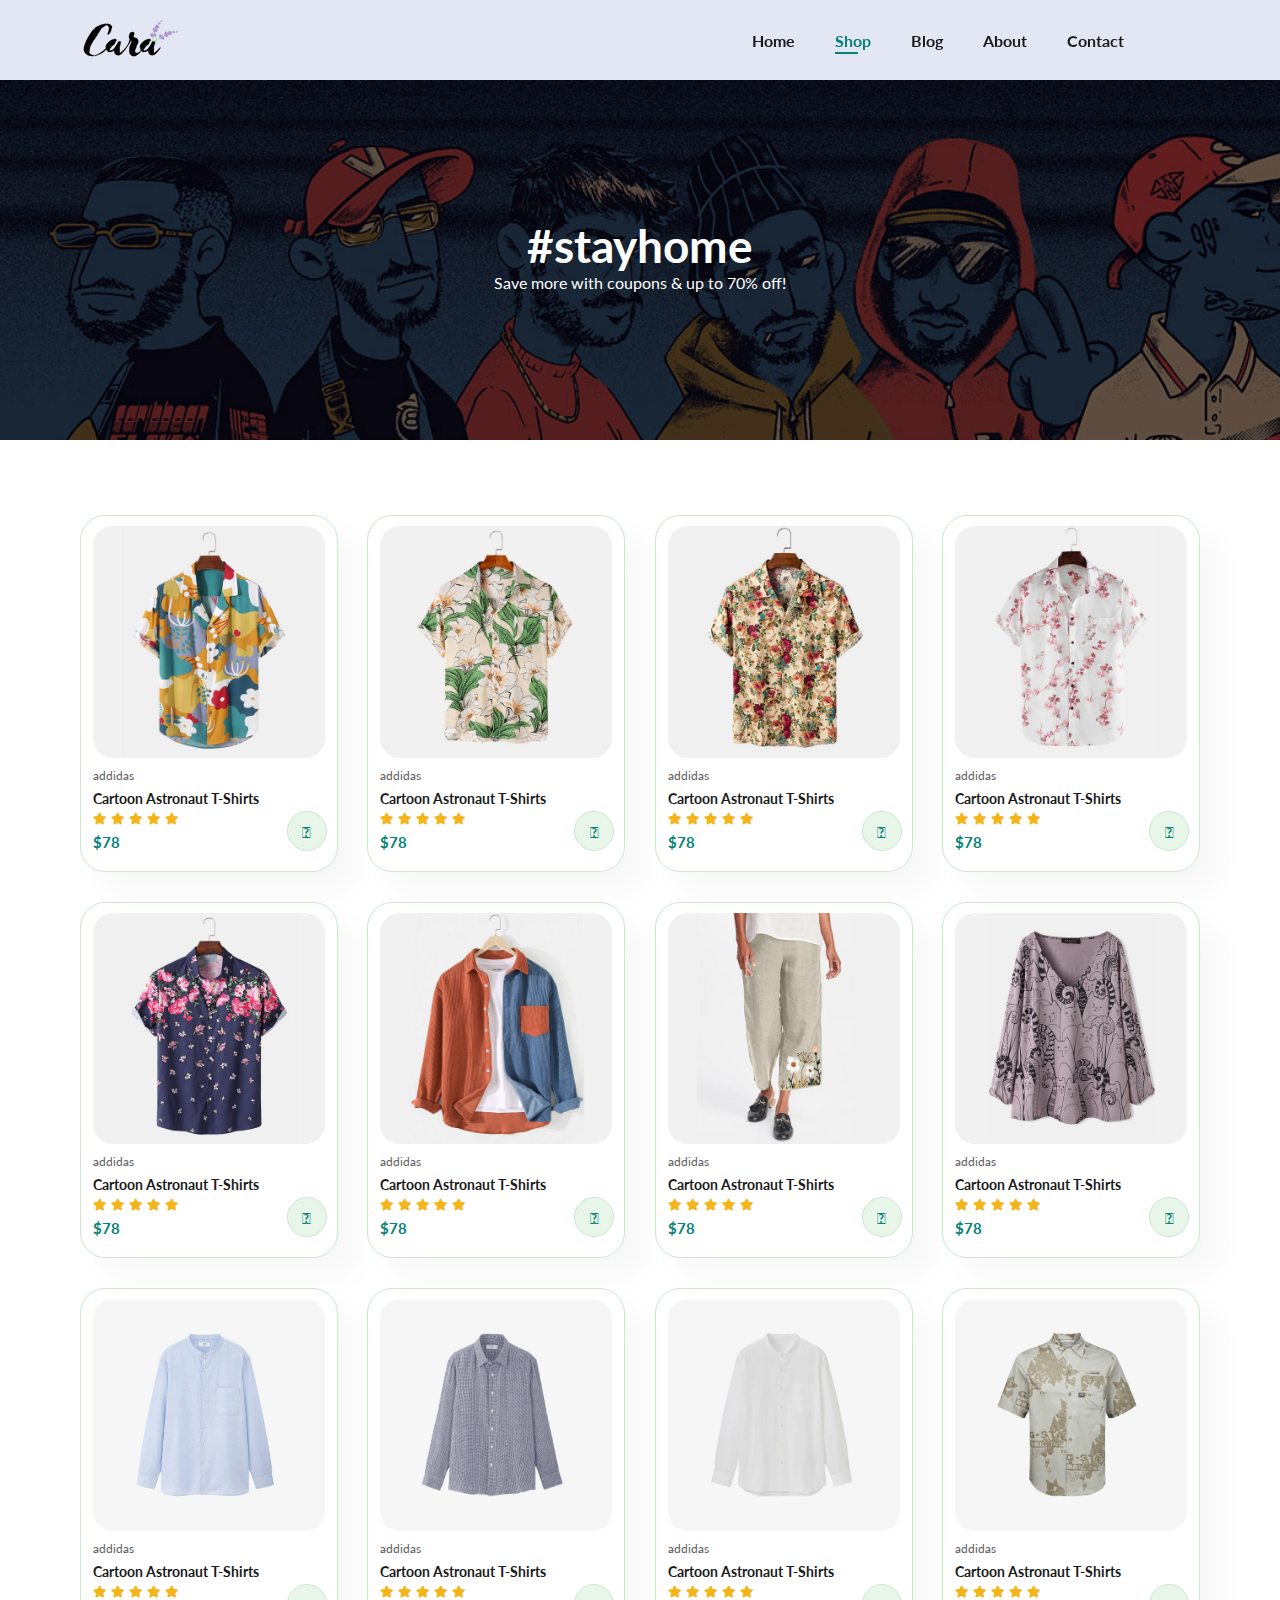
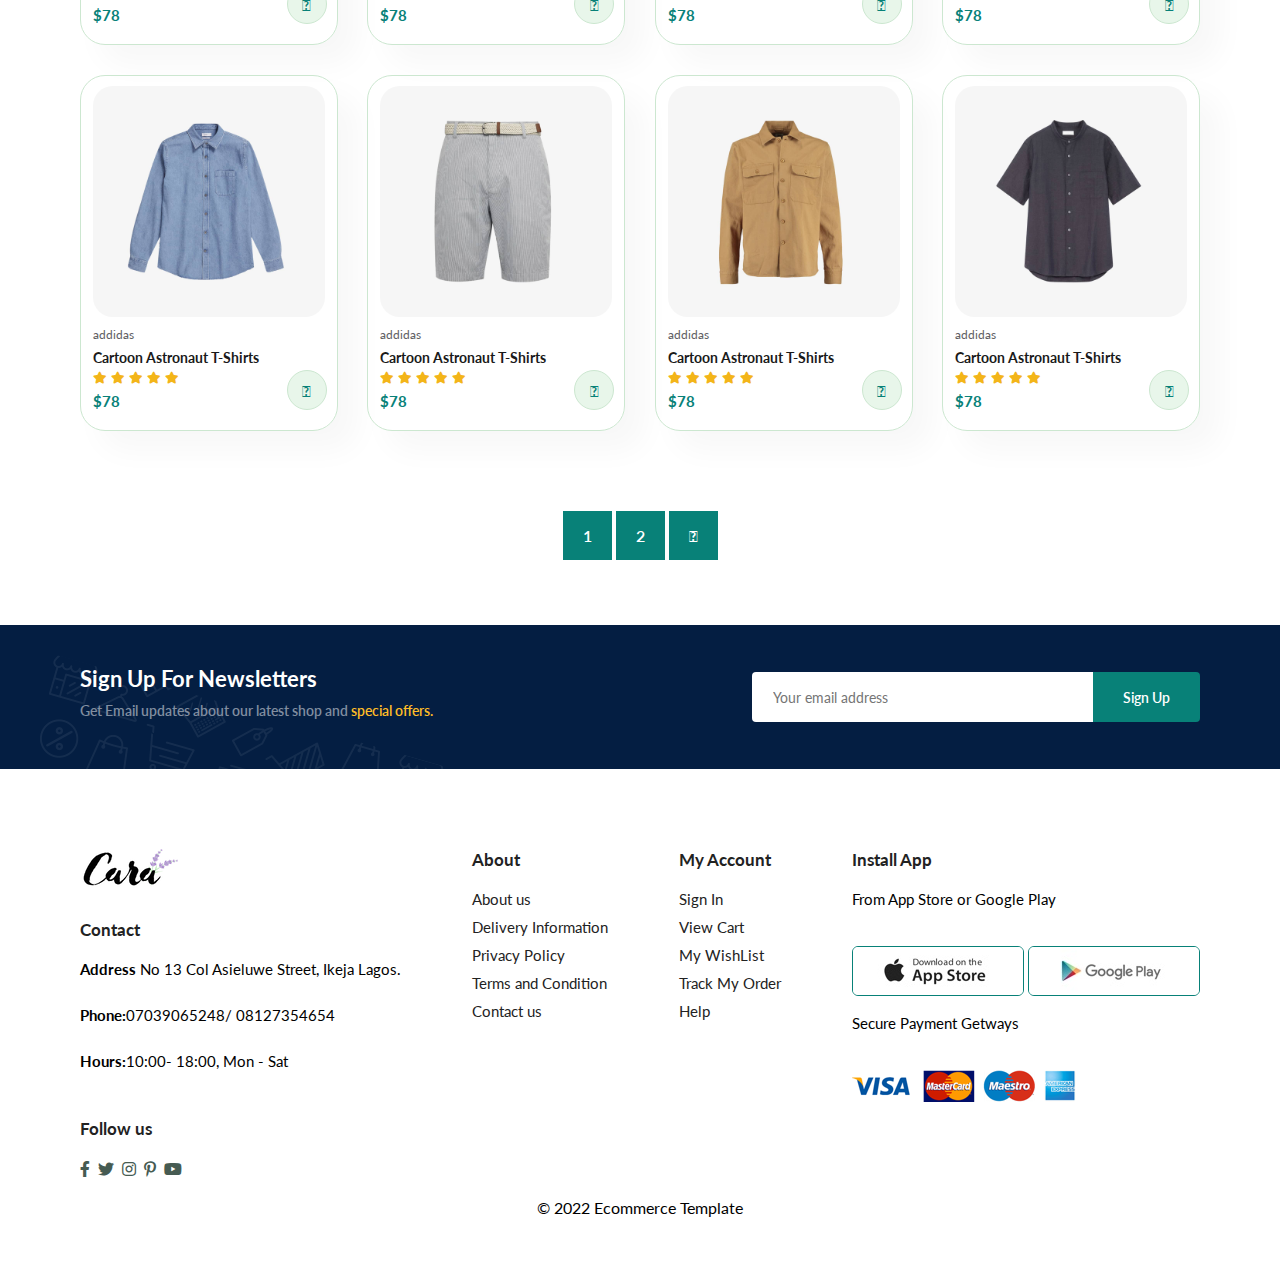
<file: shop.html>
<html lang="en">
<head>
    <meta charset="UTF-8">
    <meta http-equiv="X-UA-Compatible" content="IE=edge">
    <meta name="viewport" content="width=device-width, initial-scale=1.0">
    <link rel="stylesheet" href="style.css">
    <link rel="stylesheet" href="https://pro.fontawesome.com/releases/v5.10.0/css/all.css"/>

    <title>Document</title>
</head>
<body>
<section id="header">
        <a href="#"><img src="images/logo.png" class = "logo" alt=""></a>
        <div>
          <ul id="navbar">
              <li><a href="index.html">Home</a></li>
              <li><a class = "active" href="shop.html">Shop</a></li>
              <li><a href="blog.html">Blog</a></li>
              <li><a href="about.html">About</a></li>
              <li><a href="contact.html">Contact</a></li>
              <li id = "lg-bag"><a href="cart.html"><i class="far fa-shopping-bag"></i></a></li>
              <a href="#" id = "close"><i class="far fa-times"></i></a>
          </ul>
        </div>
        <!-- for harmburger -->
        <div id = "mobile">
         <a href="cart.html"><i class="far fa-shopping-bag"></i></a>
        <i id = "bar" class = "fas fa-outdent"></i>
          </div>
</section>
<section id="page-header">

        <h2>#stayhome</h2>

        <p>Save more with coupons & up to 70% off!</p>

</section>


<section id="product1" class="section-p1">

        <div class="pro-container">
            <div class="pro" onclick = "window.location.href = 'sproduct.html';">
                <img src="images/products/f1.jpg" alt="">
                <div class="des">
                    <span>addidas</span>
                    <h5>Cartoon Astronaut T-Shirts</h5>
                    <div class="star">
                        <i class="fas fa-star"></i>
                        <i class="fas fa-star"></i>
                        <i class="fas fa-star"></i>
                        <i class="fas fa-star"></i>
                         <i class="fas fa-star"></i>
                    </div>
                    <h4>$78</h4>
                </div>
                <a href="#"><i class = "fal fa-shopping-cart cart"></i></a>

            </div>
           <div class="pro" onclick = "window.location.href = 'sproduct.html';">
                <img src="images/products/f2.jpg" alt="">
                <div class="des">
                    <span>addidas</span>
                    <h5>Cartoon Astronaut T-Shirts</h5>
                    <div class="star">
                        <i class="fas fa-star"></i>
                        <i class="fas fa-star"></i>
                        <i class="fas fa-star"></i>
                        <i class="fas fa-star"></i>
                         <i class="fas fa-star"></i>
                    </div>
                    <h4>$78</h4>
                </div>
                <a href="#"><i class = "fal fa-shopping-cart cart"></i></a>

            </div>

           <div class="pro">
                <img src="images/products/f3.jpg" alt="">
                <div class="des">
                    <span>addidas</span>
                    <h5>Cartoon Astronaut T-Shirts</h5>
                    <div class="star">
                        <i class="fas fa-star"></i>
                        <i class="fas fa-star"></i>
                        <i class="fas fa-star"></i>
                        <i class="fas fa-star"></i>
                         <i class="fas fa-star"></i>
                    </div>
                    <h4>$78</h4>
                </div>
                <a href="#"><i class = "fal fa-shopping-cart cart"></i></a>

            </div>
           <div class="pro">
                <img src="images/products/f4.jpg" alt="">
                <div class="des">
                    <span>addidas</span>
                    <h5>Cartoon Astronaut T-Shirts</h5>
                    <div class="star">
                        <i class="fas fa-star"></i>
                        <i class="fas fa-star"></i>
                        <i class="fas fa-star"></i>
                        <i class="fas fa-star"></i>
                         <i class="fas fa-star"></i>
                    </div>
                    <h4>$78</h4>
                </div>
                <a href="#"><i class = "fal fa-shopping-cart cart"></i></a>

            </div>
           <div class="pro">
                <img src="images/products/f5.jpg" alt="">
                <div class="des">
                    <span>addidas</span>
                    <h5>Cartoon Astronaut T-Shirts</h5>
                    <div class="star">
                        <i class="fas fa-star"></i>
                        <i class="fas fa-star"></i>
                        <i class="fas fa-star"></i>
                        <i class="fas fa-star"></i>
                         <i class="fas fa-star"></i>
                    </div>
                    <h4>$78</h4>
                </div>
                <a href="#"><i class = "fal fa-shopping-cart cart"></i></a>

            </div>
           <div class="pro">
                <img src="images/products/f6.jpg" alt="">
                <div class="des">
                    <span>addidas</span>
                    <h5>Cartoon Astronaut T-Shirts</h5>
                    <div class="star">
                        <i class="fas fa-star"></i>
                        <i class="fas fa-star"></i>
                        <i class="fas fa-star"></i>
                        <i class="fas fa-star"></i>
                         <i class="fas fa-star"></i>
                    </div>
                    <h4>$78</h4>
                </div>
                <a href="#"><i class = "fal fa-shopping-cart cart"></i></a>

            </div>
           <div class="pro">
                <img src="images/products/f7.jpg" alt="">
                <div class="des">
                    <span>addidas</span>
                    <h5>Cartoon Astronaut T-Shirts</h5>
                    <div class="star">
                        <i class="fas fa-star"></i>
                        <i class="fas fa-star"></i>
                        <i class="fas fa-star"></i>
                        <i class="fas fa-star"></i>
                         <i class="fas fa-star"></i>
                    </div>
                    <h4>$78</h4>
                </div>
                <a href="#"><i class = "fal fa-shopping-cart cart"></i></a>

            </div>
           <div class="pro">
                <img src="images/products/f8.jpg" alt="">
                <div class="des">
                    <span>addidas</span>
                    <h5>Cartoon Astronaut T-Shirts</h5>
                    <div class="star">
                        <i class="fas fa-star"></i>
                        <i class="fas fa-star"></i>
                        <i class="fas fa-star"></i>
                        <i class="fas fa-star"></i>
                         <i class="fas fa-star"></i>
                    </div>
                    <h4>$78</h4>
                </div>
                <a href="#"><i class = "fal fa-shopping-cart cart"></i></a>

            </div>

            <div class="pro">
                <img src="images/products/n1.jpg" alt="">
                <div class="des">
                    <span>addidas</span>
                    <h5>Cartoon Astronaut T-Shirts</h5>
                    <div class="star">
                        <i class="fas fa-star"></i>
                        <i class="fas fa-star"></i>
                        <i class="fas fa-star"></i>
                        <i class="fas fa-star"></i>
                         <i class="fas fa-star"></i>
                    </div>
                    <h4>$78</h4>
                </div>
                <a href="#"><i class = "fal fa-shopping-cart cart"></i></a>

            </div>
           <div class="pro">
                <img src="images/products/n2.jpg" alt="">
                <div class="des">
                    <span>addidas</span>
                    <h5>Cartoon Astronaut T-Shirts</h5>
                    <div class="star">
                        <i class="fas fa-star"></i>
                        <i class="fas fa-star"></i>
                        <i class="fas fa-star"></i>
                        <i class="fas fa-star"></i>
                         <i class="fas fa-star"></i>
                    </div>
                    <h4>$78</h4>
                </div>
                <a href="#"><i class = "fal fa-shopping-cart cart"></i></a>

            </div>

           <div class="pro">
                <img src="images/products/n3.jpg" alt="">
                <div class="des">
                    <span>addidas</span>
                    <h5>Cartoon Astronaut T-Shirts</h5>
                    <div class="star">
                        <i class="fas fa-star"></i>
                        <i class="fas fa-star"></i>
                        <i class="fas fa-star"></i>
                        <i class="fas fa-star"></i>
                         <i class="fas fa-star"></i>
                    </div>
                    <h4>$78</h4>
                </div>
                <a href="#"><i class = "fal fa-shopping-cart cart"></i></a>

            </div>
           <div class="pro">
                <img src="images/products/n4.jpg" alt="">
                <div class="des">
                    <span>addidas</span>
                    <h5>Cartoon Astronaut T-Shirts</h5>
                    <div class="star">
                        <i class="fas fa-star"></i>
                        <i class="fas fa-star"></i>
                        <i class="fas fa-star"></i>
                        <i class="fas fa-star"></i>
                         <i class="fas fa-star"></i>
                    </div>
                    <h4>$78</h4>
                </div>
                <a href="#"><i class = "fal fa-shopping-cart cart"></i></a>

            </div>
           <div class="pro">
                <img src="images/products/n5.jpg" alt="">
                <div class="des">
                    <span>addidas</span>
                    <h5>Cartoon Astronaut T-Shirts</h5>
                    <div class="star">
                        <i class="fas fa-star"></i>
                        <i class="fas fa-star"></i>
                        <i class="fas fa-star"></i>
                        <i class="fas fa-star"></i>
                         <i class="fas fa-star"></i>
                    </div>
                    <h4>$78</h4>
                </div>
                <a href="#"><i class = "fal fa-shopping-cart cart"></i></a>

            </div>
           <div class="pro">
                <img src="images/products/n6.jpg" alt="">
                <div class="des">
                    <span>addidas</span>
                    <h5>Cartoon Astronaut T-Shirts</h5>
                    <div class="star">
                        <i class="fas fa-star"></i>
                        <i class="fas fa-star"></i>
                        <i class="fas fa-star"></i>
                        <i class="fas fa-star"></i>
                         <i class="fas fa-star"></i>
                    </div>
                    <h4>$78</h4>
                </div>
                <a href="#"><i class = "fal fa-shopping-cart cart"></i></a>

            </div>
           <div class="pro">
                <img src="images/products/n7.jpg" alt="">
                <div class="des">
                    <span>addidas</span>
                    <h5>Cartoon Astronaut T-Shirts</h5>
                    <div class="star">
                        <i class="fas fa-star"></i>
                        <i class="fas fa-star"></i>
                        <i class="fas fa-star"></i>
                        <i class="fas fa-star"></i>
                         <i class="fas fa-star"></i>
                    </div>
                    <h4>$78</h4>
                </div>
                <a href="#"><i class = "fal fa-shopping-cart cart"></i></a>

            </div>
           <div class="pro">
                <img src="images/products/n8.jpg" alt="">
                <div class="des">
                    <span>addidas</span>
                    <h5>Cartoon Astronaut T-Shirts</h5>
                    <div class="star">
                        <i class="fas fa-star"></i>
                        <i class="fas fa-star"></i>
                        <i class="fas fa-star"></i>
                        <i class="fas fa-star"></i>
                         <i class="fas fa-star"></i>
                    </div>
                    <h4>$78</h4>
                </div>
                <a href="#"><i class = "fal fa-shopping-cart cart"></i></a>

            </div>
        </div>
    </section>


<section id="pagination" class="section-p1">
    <a href="#">1</a>
       <a href="#">2</a>
          <a href="#"><i class = "fal fa-long-arrow-alt-right"></i></a>
</section>



<section id="newsletter"class = "section-p1">
    <div class="newstext">
        <h4>Sign Up For Newsletters</h4>
        <p>Get Email updates about our latest shop and <span>special offers.</span></p>

    </div>
    <div class="form">
        <input type="text" placeholder="Your email address">
        <button class = "normal">Sign Up</button>
    </div>
</section>

<footer class="section-p1">
    <div class="footer">
    <div class="col">
        <img class="logo" src="images/logo.png" alt="">
        <h4>Contact</h4>
        <p><strong>Address</strong> No 13 Col Asieluwe Street, Ikeja Lagos.</p>
         <p><strong>Phone:</strong>07039065248/ 08127354654</p>
         <p><strong>Hours:</strong>10:00- 18:00, Mon - Sat</p>
         <div class="follow">
             <h4>Follow us</h4>
             <div class="icon">
               <i class="fab fa-facebook-f"></i>
                <i class="fab fa-twitter"></i>
                <i class="fab fa-instagram"></i>
                <i class="fab fa-pinterest-p"></i>
                <i class="fab fa-youtube"></i>
             </div>
         </div>
      </div>
    <div class="col">
        <h4>About</h4>
        <a href="#">About us</a>
        <a href="#">Delivery Information</a>
        <a href="#">Privacy Policy</a>
        <a href="#">Terms and Condition</a>
        <a href="#">Contact us</a>

    </div>
      <div class="col">
        <h4>My Account</h4>
        <a href="#">Sign In</a>
        <a href="#">View Cart</a>
        <a href="#">My WishList</a>
        <a href="#">Track My Order</a>
        <a href="#">Help</a>

    </div>
      <div class="col install">
        <h4>Install App</h4>
       <p>From App Store or Google Play</p>
       <div class="row">
           <img src="images/pay/app.jpg" alt="">
            <img src="images/pay/play.jpg" alt="">
       </div>
       <p>Secure Payment Getways</p>
       <img src="images/pay/pay.png" alt="">

    </div>
</div>
    <div class="copyright">
        <p>&copy 2022 Ecommerce Template</p>
    </div>
</footer>




<script src = "script.js"></script>
</body>
</html>





<script src = "script.js"></script>
</body>
</html>
</file>
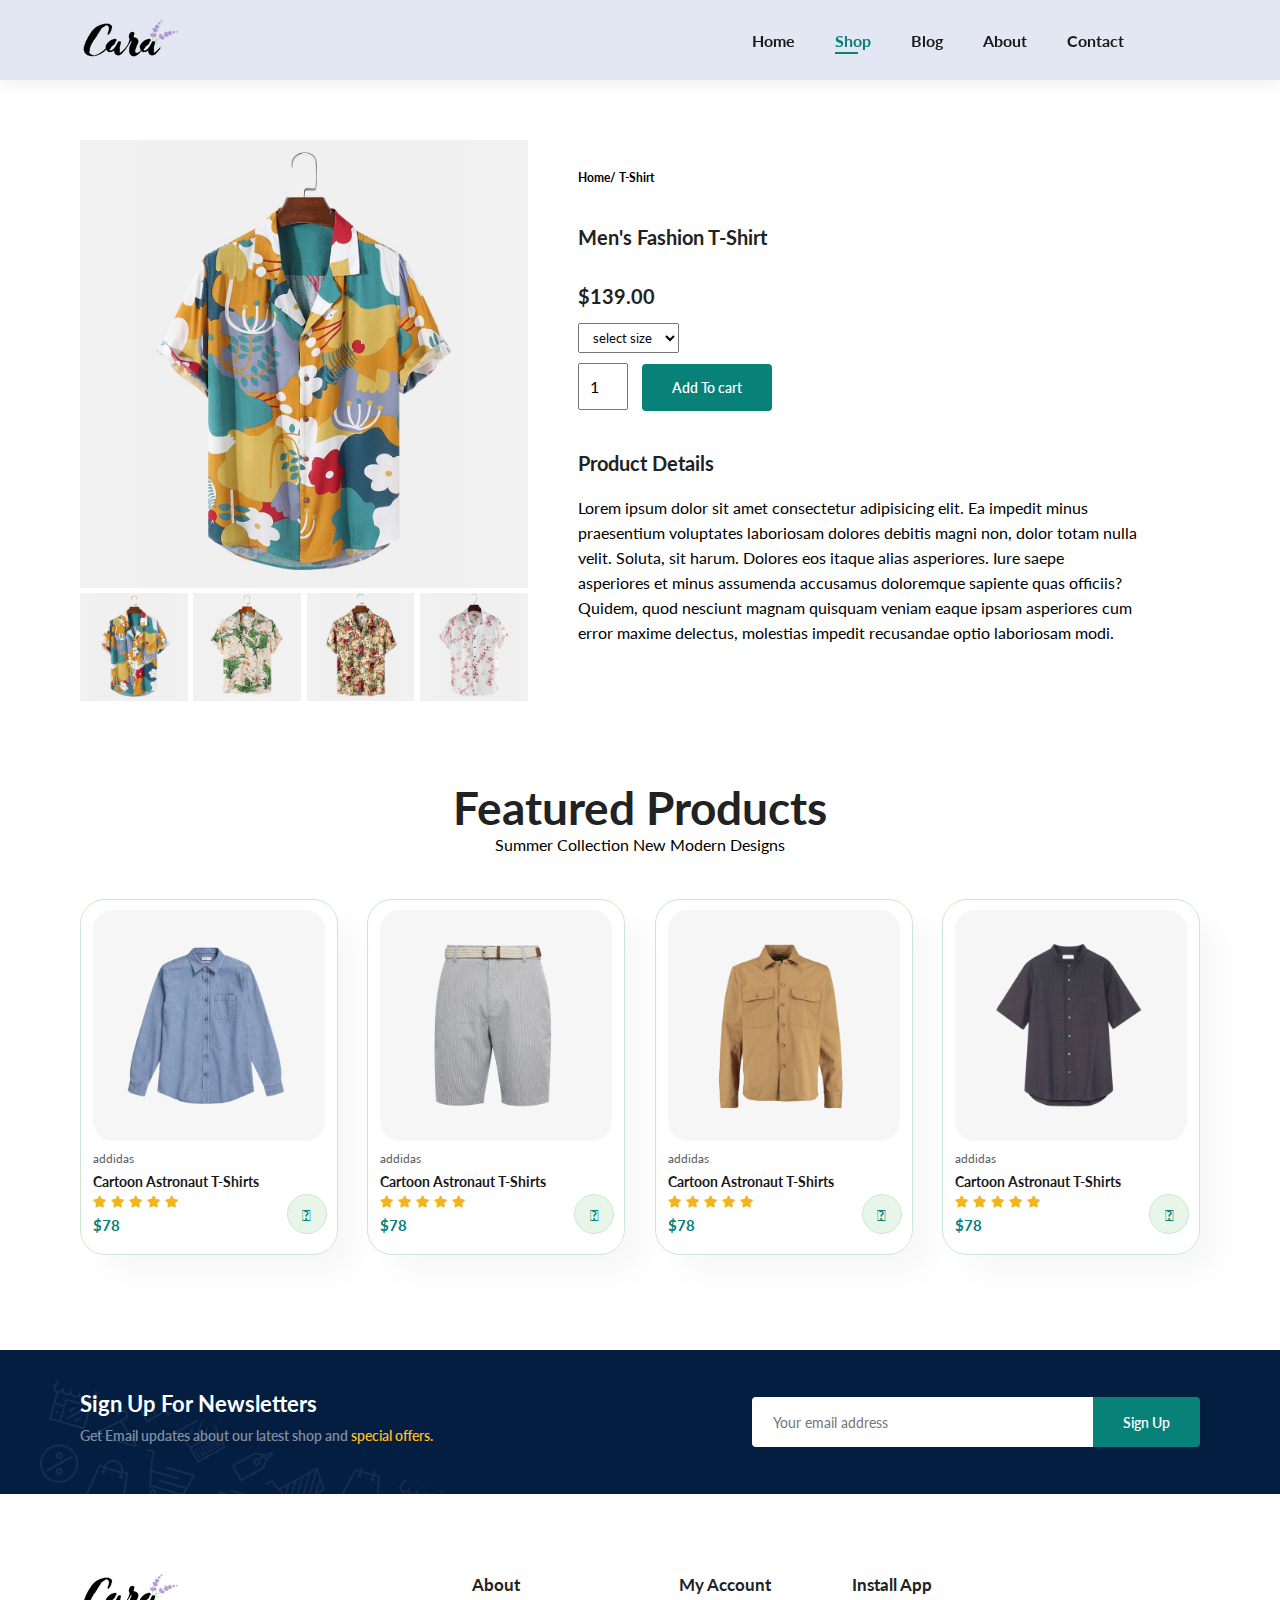
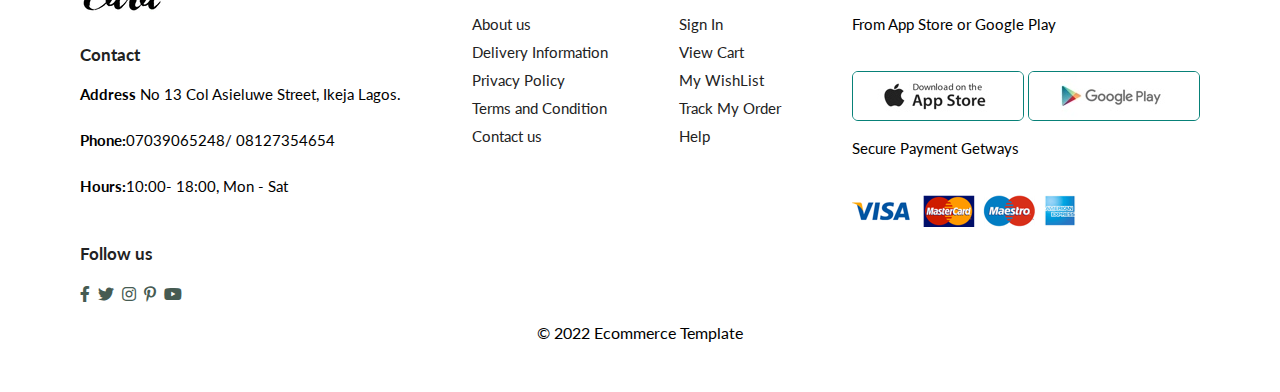
<file: sproduct.html>
<html lang="en">
<head>
    <meta charset="UTF-8">
    <meta http-equiv="X-UA-Compatible" content="IE=edge">
    <meta name="viewport" content="width=device-width, initial-scale=1.0">
    <link rel="stylesheet" href="style.css">
    <link rel="stylesheet" href="https://pro.fontawesome.com/releases/v5.10.0/css/all.css"/>

    <title>Document</title>
</head>
<body>
<section id="header">
        <a href="#"><img src="images/logo.png" class = "logo" alt=""></a>
        <div>
          <ul id="navbar">
              <li><a href="index.html">Home</a></li>
              <li><a class = "active" href="shop.html">Shop</a></li>
              <li><a href="blog.html">Blog</a></li>
              <li><a href="about.html">About</a></li>
              <li><a href="contact.html">Contact</a></li>
              <li id = "lg-bag"><a href="cart.html"><i class="far fa-shopping-bag"></i></a></li>
              <a href="#" id = "close"><i class="far fa-times"></i></a>
          </ul>
        </div>
        <!-- for harmburger -->
        <div id = "mobile">
         <a href="cart.html"><i class="far fa-shopping-bag"></i></a>
        <i id = "bar" class = "fas fa-outdent"></i>
          </div>
</section>

<section id="pro-details" class="section-p1">
    <div class = "single-pro-image">
        <img src="images/products/f1.jpg" alt=""width = 100% id = "mainImg">


    <div class="small-img-group">
        <div class="small-img-col">
            <img src="images/products/f1.jpg" alt="" width="100%" class="small-img">
        </div>
        <div class="small-img-col">
            <img src="images/products/f2.jpg" alt="" width="100%" class="small-img">
        </div>
        <div class="small-img-col">
            <img src="images/products/f3.jpg" alt="" width="100%" class="small-img">
        </div>
         <div class="small-img-col">
            <img src="images/products/f4.jpg" alt="" width="100%" class="small-img">
        </div>
    </div>
</div>




<div class="single-pro-details">
    <h6>Home/ T-Shirt</h6>
    <h4>Men's Fashion T-Shirt</h4>
    <h2>$139.00</h2>
    <select>
        <option>select size</option>
        <option>XL</option>
        <option>XXL</option>
        <option>Small</option>
        <option>Large</option>
    </select>
    <input type="number" value="1">
    <button class="normal">Add To cart</button>
    <h4>Product Details</h4>
    <span>Lorem ipsum dolor sit amet consectetur adipisicing elit. Ea impedit minus praesentium voluptates laboriosam dolores debitis magni non, dolor totam nulla velit. Soluta, sit harum. Dolores eos itaque alias asperiores. Iure saepe asperiores et minus assumenda accusamus doloremque sapiente quas officiis? Quidem, quod nesciunt magnam quisquam veniam eaque ipsam asperiores cum error maxime delectus, molestias impedit recusandae optio laboriosam modi.</span>
</div>
</section>

 <section id="product1" class="section-p1">
        <h2>Featured Products</h2>
        <p>Summer Collection New Modern Designs</p>
        <div class="pro-container">
           <div class="pro">
                <img src="images/products/n5.jpg" alt="">
                <div class="des">
                    <span>addidas</span>
                    <h5>Cartoon Astronaut T-Shirts</h5>
                    <div class="star">
                        <i class="fas fa-star"></i>
                        <i class="fas fa-star"></i>
                        <i class="fas fa-star"></i>
                        <i class="fas fa-star"></i>
                         <i class="fas fa-star"></i>
                    </div>
                    <h4>$78</h4>
                </div>
                <a href="#"><i class = "fal fa-shopping-cart cart"></i></a>

            </div>
           <div class="pro">
                <img src="images/products/n6.jpg" alt="">
                <div class="des">
                    <span>addidas</span>
                    <h5>Cartoon Astronaut T-Shirts</h5>
                    <div class="star">
                        <i class="fas fa-star"></i>
                        <i class="fas fa-star"></i>
                        <i class="fas fa-star"></i>
                        <i class="fas fa-star"></i>
                         <i class="fas fa-star"></i>
                    </div>
                    <h4>$78</h4>
                </div>
                <a href="#"><i class = "fal fa-shopping-cart cart"></i></a>

            </div>
           <div class="pro">
                <img src="images/products/n7.jpg" alt="">
                <div class="des">
                    <span>addidas</span>
                    <h5>Cartoon Astronaut T-Shirts</h5>
                    <div class="star">
                        <i class="fas fa-star"></i>
                        <i class="fas fa-star"></i>
                        <i class="fas fa-star"></i>
                        <i class="fas fa-star"></i>
                         <i class="fas fa-star"></i>
                    </div>
                    <h4>$78</h4>
                </div>
                <a href="#"><i class = "fal fa-shopping-cart cart"></i></a>

            </div>
           <div class="pro">
                <img src="images/products/n8.jpg" alt="">
                <div class="des">
                    <span>addidas</span>
                    <h5>Cartoon Astronaut T-Shirts</h5>
                    <div class="star">
                        <i class="fas fa-star"></i>
                        <i class="fas fa-star"></i>
                        <i class="fas fa-star"></i>
                        <i class="fas fa-star"></i>
                         <i class="fas fa-star"></i>
                    </div>
                    <h4>$78</h4>
                </div>
                <a href="#"><i class = "fal fa-shopping-cart cart"></i></a>

            </div>
        </div>
 </section>

<section id="newsletter"class = "section-p1">
    <div class="newstext">
        <h4>Sign Up For Newsletters</h4>
        <p>Get Email updates about our latest shop and <span>special offers.</span></p>

    </div>
    <div class="form">
        <input type="text" placeholder="Your email address">
        <button class = "normal">Sign Up</button>
    </div>
</section>

<footer class="section-p1">
    <div class="footer">
    <div class="col">
        <img class="logo" src="images/logo.png" alt="">
        <h4>Contact</h4>
        <p><strong>Address</strong> No 13 Col Asieluwe Street, Ikeja Lagos.</p>
         <p><strong>Phone:</strong>07039065248/ 08127354654</p>
         <p><strong>Hours:</strong>10:00- 18:00, Mon - Sat</p>
         <div class="follow">
             <h4>Follow us</h4>
             <div class="icon">
               <i class="fab fa-facebook-f"></i>
                <i class="fab fa-twitter"></i>
                <i class="fab fa-instagram"></i>
                <i class="fab fa-pinterest-p"></i>
                <i class="fab fa-youtube"></i>
             </div>
         </div>
      </div>
    <div class="col">
        <h4>About</h4>
        <a href="#">About us</a>
        <a href="#">Delivery Information</a>
        <a href="#">Privacy Policy</a>
        <a href="#">Terms and Condition</a>
        <a href="#">Contact us</a>

    </div>
      <div class="col">
        <h4>My Account</h4>
        <a href="#">Sign In</a>
        <a href="#">View Cart</a>
        <a href="#">My WishList</a>
        <a href="#">Track My Order</a>
        <a href="#">Help</a>

    </div>
      <div class="col install">
        <h4>Install App</h4>
       <p>From App Store or Google Play</p>
       <div class="row">
           <img src="images/pay/app.jpg" alt="">
            <img src="images/pay/play.jpg" alt="">
       </div>
       <p>Secure Payment Getways</p>
       <img src="images/pay/pay.png" alt="">

    </div>
</div>
    <div class="copyright">
        <p>&copy 2022 Ecommerce Template</p>
    </div>
</footer>


<script>
let MainImg = document.getElementById("mainImg");
let SmallImg = document.getElementsByClassName('small-img');

SmallImg[0].onclick = function (){
    MainImg.src = SmallImg[0].src;
}
SmallImg[1].onclick = function (){
    MainImg.src = SmallImg[1].src;
}
SmallImg[2].onclick = function (){
    MainImg.src = SmallImg[2].src;
}
SmallImg[3].onclick = function (){
    MainImg.src = SmallImg[3].src;
}
</script>
<script src = "script.js"></script>
</body>
</html>
</file>
<file: style.css>
@import url("https://fonts.googleapis.com/css2?family=Lato&family=Montserrat:wght@500&family=Oswald&family=Rubik:wght@200&family=Sacramento&display=swap");

* {
  margin: 0;
  padding: 0;
  box-sizing: border-box;
  font-family: "Lato", sans-serif;
}
h1 {
  font-size: 50px;
  line-height: 64px;
  color: #222;
}

h2 {
  font-size: 46px;
  line-height: 54px;
  color: #222;
}

h4 {
  font-size: 20px;
  color: #222;
}
h6 {
  font-weight: 700;
  font-size: 12px;
}
.section-p1 {
  padding: 40px 80px;
}
.section-m1 {
  margin: 40px 0;
}

button.normal {
  font-size: 14px;
  font-weight: 600;
  padding: 15px 30px;
  background-color: #fff;
  color: #000;
  border-radius: 4px;
  cursor: pointer;
  border: none;
  outline: none;
  transition: 0.2s;
}

button.white {
  font-size: 13px;
  font-weight: 600;
  padding: 11px 18px;
  background-color: transparent;
  color: #fff;
  cursor: pointer;
  border: 1px solid #fff;
  outline: none;
  transition: 0.2s;
}
body {
  width: 100%;
}

/* nav bar starts here */
#header {
  display: flex;
  justify-content: space-between;
  align-items: center;
  padding: 20px 80px;
  background-color: #e3e6f3;
  box-shadow: 0 5px 15px rgba(0, 0, 0, 0.06);
  z-index: 999;
  position: sticky;
  top: 0;
  left: 0;
}
#navbar {
  display: flex;
  align-items: center;
  justify-content: center;
}
#navbar li {
  list-style: none;
  padding: 0 20px;
  position: relative;
}
#navbar li a {
  text-decoration: none;
  font-size: 16px;
  font-weight: 700;
  color: #1a1a1a;
  transition: 0.3s ease;
}
#navbar li a:hover {
  color: #088178;
}
#navbar li a:hover,
#navbar li a.active {
  color: #088178;
  /* line-height: 2; */
}
#navbar li a.active::after,
#navbar li a:hover::after {
  content: "";
  width: 30%;
  height: 2px;
  background: #088178;
  position: absolute;
  bottom: -4px;
  left: 20px;
}
#mobile {
  display: none;
  align-items: center;
}

#close {
  display: none;
}

/* hero starts here */

#hero {
  background-image: url("images/hero4.png");
  height: 90vh;
  width: 100%;
  background-size: cover;
  background-position: top 20% right 0;
  padding: 0 80px;
  display: flex;
  align-items: flex-start;
  justify-content: center;
  flex-direction: column;
}
#hero h4 {
  padding-bottom: 15px;
}
#hero h1 {
  color: #088178;
}
#hero p {
  padding: 10px;
}
#hero button {
  background-image: url("images/button.png");
  background-color: transparent;
  color: #088178;
  border: 0;
  padding: 14px 80px 14px 65px;
  background-repeat: no-repeat;
  cursor: pointer;
  font-weight: 700;
  font-size: 15px;
  margin: 15px;
}

/* feature starts here */

#feature .fe-box {
  width: 180px;
  text-align: center;
  padding: 25px 15px;
  box-shadow: 20px 20px 35px rgba(0, 0, 0, 0.03);
  border: 1px solid #cce7d0;
  border-radius: 4px;
  margin: 15px 0;
}

#feature .fe-box:hover {
  box-shadow: 10px 10px 54px rgba(70, 62, 221, 0.1);
}
#feature .fe-box img {
  width: 100%;
  margin-bottom: 10px;
}
#feature {
  display: flex;
  align-items: center;
  justify-content: space-between;
  flex-wrap: wrap;
}

#feature .fe-box h6 {
  display: inline-block;
  padding: 9px 8px 6px 8px;
  line-height: 1;
  border-radius: 4px;
  color: #088178;
  background-color: #fddde4;
}
#feature .fe-box:nth-child(2) h6 {
  background-color: #cdebbc;
}

#feature .fe-box:nth-child(3) h6 {
  background-color: #d1e8f2;
}

#feature .fe-box:nth-child(4) h6 {
  background-color: #ccd4f8;
}
#feature .fe-box:nth-child(5) h6 {
  background-color: #f6dbf6;
}

#feature .fe-box:nth-child(6) h6 {
  background-color: #fff2e5;
}

#product1 {
  text-align: center;
}

#product1 .pro-container {
  display: flex;
  justify-content: space-between;
  padding-top: 20px;
  flex-wrap: wrap;
}
#product1 .pro {
  width: 23%;
  min-width: 250px;
  padding: 10px 12px;
  border: 1px solid #cce7d0;
  border-radius: 25px;
  cursor: pointer;
  box-shadow: 20px 20px 30px rgba(0, 0, 0, 0.03);
  margin: 15px 0;
  transition: 0.2s ease;
  position: relative;
}

#product1 .pro:hover {
  box-shadow: 20px 20px 30px rgba(0, 0, 0, 0.06);
}

#product1 .pro img {
  width: 100%;
  border-radius: 20px;
}

#product1 .pro .des {
  text-align: start;
  padding: 10px 0;
}
#product1 .pro .des span {
  color: #606063;
  font-size: 12px;
}
#product1 .pro .des h5 {
  padding-top: 7px;
  color: #1a1a1a;
  font-size: 14px;
}

#product1 .pro .des i {
  font-size: 12px;
  color: rgba(243, 181, 25);
}

#product1 .pro .des h4 {
  padding-top: 7px;
  font-size: 15px;
  font-weight: 700;
  color: #088178;
}
#product1 .pro .cart {
  width: 40px;
  height: 40px;
  line-height: 40px;
  border-radius: 50px;
  background-color: #e8f6ea;
  font-weight: 500;
  color: #088178;
  border: 1px solid #cce7d0;
  position: absolute;
  bottom: 20px;
  right: 10px;
}

/* center a div */
#banner {
  display: flex;
  flex-direction: column;
  justify-content: center;
  align-items: center;
  text-align: center;
  background-image: url("images/banner/b2.jpg");
  width: 100%;
  height: 40vh;
  background-size: cover;
  background-position: center;
}

#banner h4 {
  color: #fff;
  font-size: 16px;
}
#banner h2 {
  color: #fff;
  font-size: 30px;
  padding: 10px 0;
}
#banner h2 span {
  color: #ef3636;
}

#banner button:hover {
  background-color: #088178;
  color: #fff;
}
#sm-banner .banner-box {
  display: flex;
  flex-direction: column;
  justify-content: center;
  align-items: flex-start;
  background-image: url("images/banner/b17.jpg");
  min-width: 580px;
  height: 50vh;
  background-size: cover;
  background-position: center;
  padding: 30px;
}

#sm-banner {
  display: flex;
  justify-content: space-between;
  flex-wrap: wrap;
}
#sm-banner h4 {
  color: #fff;
  font-size: 20px;
  font-weight: 300;
}
#sm-banner h2 {
  color: #fff;
  font-size: 28px;
  font-weight: 800;
}
#sm-banner span {
  color: #fff;
  font-size: 14px;
  font-weight: 500;
  padding-bottom: 15px;
}

#sm-banner .banner-box:hover button {
  background-color: #088178;
  border: 1px solid #088178;
}
#sm-banner .banner-box2 {
  background-image: url("images/banner/b10.jpg");
}
#banner3 .banner-box {
  display: flex;
  flex-direction: column;
  justify-content: center;
  align-items: flex-start;
  background-image: url("images/banner/b7.jpg");
  min-width: 30%;
  height: 30vh;
  background-size: cover;
  background-position: center;
  padding: 20px;
  margin-bottom: 20px;
}

#banner3 .banner-box2 {
  background-image: url("images/banner/b4.jpg");
}
#banner3 .banner-box3 {
  background-image: url("images/banner/b18.jpg");
}

#banner3 h2 {
  color: #fff;
  font-weight: 900;
  font-size: 22px;
  text-transform: uppercase;
}

#banner3 h3 {
  color: #ec544e;
  font-weight: 800;
  font-size: 15px;
}

#banner3 {
  display: flex;
  justify-content: space-between;
  flex-wrap: wrap;
  padding: 0 80px;
}

#newsletter {
  display: flex;
  justify-content: space-between;
  flex-wrap: wrap;
  justify-items: center;
  align-items: center;
  background-image: url("images/banner/b14.png");
  background-repeat: no-repeat;
  background-position: 20px 30px;
  background-color: #041e42;
  margin: 40px 0;
}
#newsletter h4 {
  font-size: 22px;
  font-weight: 700;
  color: #fff;
  padding-bottom: 10;
}
#newsletter p {
  font-size: 14px;
  font-weight: 600;
  color: #818ea0;
}
#newsletter p span {
  color: #ffbd27;
}
#newsletter input {
  height: 3.125rem;
  padding: 0 1.25rem;
  font-size: 14px;
  width: 100%;
  border: 1px solid transparent;
  border-radius: 4px;
  outline: none;
  border-top-right-radius: 0;
  border-bottom-right-radius: 0;
}
#newsletter button {
  background-color: #088178;
  color: #fff;
  white-space: nowrap;
  border-top-left-radius: 0;
  border-bottom-left-radius: 0;
}

#newsletter .form {
  display: flex;
  width: 40%;
}

.footer {
  display: flex;
  flex-wrap: wrap;
  justify-content: space-between;
}
.footer .col {
  display: flex;
  flex-direction: column;
  align-items: flex-start;
  margin-bottom: 20px;
}
.footer .logo {
  margin-bottom: 30px;
}
.footer h4 {
  font-size: 17px;
  padding-bottom: 20px;
}

.footer p {
  font-size: 15px;
  padding-bottom: 20px;
  margin: 0 0 8px 0;
}
.footer a {
  font-size: 15px;
  text-decoration: none;
  color: #222;
  margin-bottom: 10px;
}
.footer .follow {
  margin-top: 20px;
}
.footer .follow i {
  color: #465b52;
  padding-right: 4px;
  cursor: pointer;
}
.footer .install .row img {
  border: 1px solid #088178;
  border-radius: 6px;
}
.footer .install img {
  margin: 10px 0 15px 0;
}
.footer .follow i:hover,
.footer a:hover {
  color: #088178;
}

footer .copyright {
  width: 100%;
  text-align: center;
}

/* shop page */
#page-header {
  background-image: url("images/banner/b1.jpg ");
  width: 100%;
  height: 40vh;
  background-size: cover;
  display: flex;
  justify-content: center;
  text-align: center;
  flex-direction: column;
  padding: 14px;
}

#page-header h2,
#page-header p {
  color: #fff;
}

#pagination {
  text-align: center;
}
#pagination a {
  text-decoration: none;
  background-color: #088178;
  padding: 15px 20px;
  border: 4px;
  color: #fff;
  font-weight: 600;
}
#pagination a i {
  font-size: 16px;
  font-weight: 600;
}

/* single product */
#pro-details .single-pro-image {
  width: 40%;
  margin-right: 50px;
}
.small-img-group {
  display: flex;
  justify-content: space-between;
}
.small-img-col {
  padding-top: 5px;
  flex-basis: 24%;
  cursor: pointer;
}
#pro-details {
  display: flex;
  margin-top: 20px;
}
#pro-details .single-pro-details {
  width: 50%;
  padding-top: 30px;
}
#pro-details .single-pro-details h4 {
  padding: 40px 0 20px 0;
}
#pro-details .single-pro-details h2 {
  font-size: 20px;
}
#pro-details .single-pro-details select {
  display: block;
  padding: 5px 10px;
  margin-bottom: 10px;
}
#pro-details .single-pro-details input {
  width: 50px;
  height: 47px;
  padding-left: 10px;
  font-size: 16px;
  margin-right: 10px;
}
#pro-details .single-pro-details button {
  background-color: #088178;
  color: #fff;
}
#pro-details .single-pro-details input:focus {
  outline: none;
}
#pro-details .single-pro-details span {
  line-height: 25px;
}

/* Blog page */

#page-header.blog-header {
  background-image: url("images/banner/b19.jpg");
}
#blog {
  padding: 150px 150px 0 150px;
}
#blog .blog-box {
  display: flex;
  align-items: center;
  width: 100%;
  position: relative;
  padding-bottom: 90px;
}
#blog .blog-img {
  width: 50%;
  margin-right: 40px;
}

#blog img {
  width: 100%;
  height: 300px;
  object-fit: cover;
}

#blog .blog-details {
  width: 50%;
}
#blog .blog-details a {
  text-decoration: none;
  font-size: 13px;
  font-weight: 700;
  color: #000;
  margin-top: 10px;

  position: relative;
}
#blog .blog-details a::after {
  content: "";
  width: 50px;
  height: 1px;
  background-color: #000;
  position: absolute;
  top: 6px;
  right: -60px;
}
#blog .blog-details h4,
p {
  padding-bottom: 10px;
}

#blog .blog-details a:hover {
  color: #088178;
  transition: 0.3s;
}
#blog .blog-details a:hover::after {
  background-color: #088178;
}

#blog .blog-box h1 {
  position: absolute;
  top: -45px;
  left: 0;
  font-size: 70px;
  font-weight: 700;
  color: #c9cbce;
  z-index: -9;
}

/* About page */

#page-header.about-header {
  background-image: url("images/about/banner.png");
}
#about-head img {
  width: 50%;
  height: auto;
}
#about-head {
  display: flex;
  align-items: center;
}

#about-head div {
  padding-left: 40px;
}

#about-app {
  text-align: center;
}
#about-app .video {
  width: 70%;
  height: 100%;
  margin: 30px auto 0 auto;
}
#about-app .video video {
  width: 100%;
  height: 100%;
  border-radius: 20px;
}

/* contact us */
#contact-details{
    display: flex;
    align-items: center;
    justify-content: space-between;
}
#contact-details .details{
    width: 40%;
}
#contact-details .details span,
#form-details form span{
    font-size: 12px;
}
#contact-details .details h2, #form-details form h2{
font-size: 26px;
line-height: 35px;
padding: 20px 0;
}
#contact-details .details h3{
font-size: 16px;
padding-bottom: 15px;

}
#contact-details .details li{
list-style: none;
display: flex;
padding: 10px 0;
/* align-items: center; */
}
#contact-details .details li i{
margin: 0;
padding-right: 22px;
}
#contact-details .details li p{
    margin: 0;
    font-size: 14px;
}
#contact-details .map{
    width: 55%;
    height: 400px;
}


#contact-details .map iframe{
    width: 100%;
    height: 100%;
}
#form-details {
    display: flex;
    justify-content: space-between;
    margin: 30px;
    padding: 80px;
    border: 1px solid #e1e1e1;
}
#form-details form{
    width: 65%;
    display: flex;
    flex-direction: column;
    align-items: flex-start;
}
#form-details form input,#form-details form textarea{
    width: 100%;
    padding: 12px 15px;
    outline: none;
    margin-bottom: 20px;
    border: 1px solid #e1e1e1;
}

#form-details form button{
 background-color: #088178;
 color: #fff;
}
#form-details .people div{
    padding-bottom: 25px;
    display: flex;
    align-items: flex-start;
}

#form-details .people div img{
    width: 65px;
    height: 65px;
    object-fit: cover;
    margin-right: 15px;
}
#form-details .people div{
    margin: 0;
    font-size: 13px;
    line-height: 25px;
}
#form-details .people div p span{
    display: block;
    font-size: 16px;
    font-weight: 600;
    color: black;

}
/* Cart page */
#cart{
  overflow-x: auto;
}
#cart table{
  width: 100%;
  border-collapse: collapse;
  table-layout: fixed;
  white-space: nowrap;
}

#cart table img{
  width: 70px;
}
#cart table td:nth-child(1){
width: 100px;
text-align: center;
}

#cart table td:nth-child(2){
width: 150px;
text-align: center;
}
#cart table td:nth-child(3){
width: 250px;
text-align: center;
}

#cart table td:nth-child(4),
#cart table td:nth-child(5),
#cart table td:nth-child(6){
width: 150px;
text-align: center;
}
#cart table td:nth-child(5) input{
  width: 70px;
  padding: 10px 5px 10px 15px;
}
#cart table thead{
  border: 1px solid #e2e9e1;
  border-left: none;
  border-right: none;
}
#cart table thead td{
font-weight: 700;
text-transform: uppercase;
font-size: 13px;
padding: 18px 0;
}
#cart table tbody tr td{
  padding-top: 15px;
}
#cart table thead td{
  font-size: 13px;
}
#cart-add{
  display: flex;
  flex-wrap: wrap;
  justify-content: space-between;
}
#coupon{
   width: 50%;
   margin-bottom: 30px;

 }
#coupon h3,#subtotal h3{
    padding-bottom: 15px;
  }
#coupon input{
  padding: 10px 20px;
  outline: none;
  width: 60%;
  margin-right: 10px;
  border: 1px solid #e2e9e1;
}
#coupon button, #subtotal button{
   background-color: #088178;
   color: #ffff;
   padding: 12px 20px;
 }
#subtotal{
   width: 50%;
   margin-bottom: 30px;
   border: 1px solid #e2e9e1;
   padding: 30px;
 }


#subtotal table{
   border-collapse: collapse;
   width: 100%;
   margin-bottom: 20px;
 }
#subtotal table td{
  width: 50%;
  border: 1px solid #e2e9e1;
  padding: 10px;
  font-size: 13px;
}









/* Media queries */
@media (max-width: 799px) {
  .section-p1 {
    padding: 40px 40px;
  }
  #navbar {
    display: flex;
    flex-direction: column;
    align-items: flex-start;
    justify-content: flex-start;
    position: fixed;
    top: 0;
    right: -300px;
    height: 100vh;
    width: 300px;
    background-color: #e3e6f3;
    box-shadow: 0 40px 60px rgba(0, 0, 0, 0.1);
    padding: 80px 0 0 10px;
    transition: 0.3s;
  }
  #navbar.active {
    right: 0px;
  }

  #navbar li {
    margin-bottom: 25px;
  }
  #mobile {
    display: flex;
    align-items: center;
  }
  #mobile i {
    color: #1a1a1a;
    font-size: 24px;
    padding-left: 20px;
  }
  #close {
    display: initial;
    position: absolute;
    top: 30px;
    left: 30px;
    color: #222;
    font-size: 24px;
  }
  #lg-bag {
    display: none;
  }

  #hero {
    height: 70vh;
    background-position: top 30% right 30%;
    padding: 0 80px;
  }
  #feature {
    justify-content: center;
    flex-wrap: wrap;
  }
  #feature .fe-box {
    margin: 15px 15px;
  }
  #product1 .pro-container {
    justify-content: center;
  }
  #product1 .pro {
    margin: 15px 15px;
  }
  #banner {
    height: 20vh;
  }
  #sm-banner .banner-box {
    min-width: 100%;
    height: 30vh;
  }
  #banner3 {
    padding: 0 40px;
  }
  #banner3 .banner-box {
    width: 28%;
  }
  #banner3 h2 {
    font-size: 15px;


  }
  /* contact page */
  #form-details{
      padding: 40px;
  }
  #form-details form{
 width: 50%;
  }


}
@media (max-width: 477px) {
  .section-p1 {
    padding: 20px;
  }
  #header {
    padding: 10px 30px;
  }
  h1 {
    font-size: 38px;
  }
  h2 {
    font-size: 32px;
  }
  #hero {
    padding: 0 20px;
    background-position: 55%;
  }
  #feature {
    justify-content: space-between;
  }
  #feature .fe-box {
    width: 155px;
    margin: 0 0 15px 0;
  }
  #product1 .pro {
    width: 100%;
  }
  #banner {
    height: 40vh;
  }
  #sm-banner .banner-box {
    height: 40vh;
  }
  #sm-banner .banner-box2 {
    margin-top: 20px;
  }

  #banner3 {
    padding: 0 20px;
  }
  #banner3 .banner-box {
    width: 100%;
  }
  #banner3 h2 {
    font-size: 20px;
  }
  #newsletter {
    padding: 40px 20px;
  }

  #newsletter .form {
    width: 100%;
    padding: 20px 0;
  }
  footer .copyright {
    text-align: start;
  }

  /* single products*/
  #pro-details {
    display: flex;
    flex-direction: column;
  }
  #pro-details .single-pro-image {
    width: 100%;
    margin-right: 0;
  }
  #pro-details .single-pro-details {
    width: 100%;
  }
  /* Blog page */
  #blog {
    padding: 100px 20px 0 20px;
  }
  #blog .blog-box {
    display: flex;
    flex-direction: column;
    align-items: flex-start;
  }
  #blog .blog-img {
    width: 100%;
    margin-right: 0;
    margin-bottom: 30px;
  }
  #blog .blog-details {
    width: 100%;
  }

  /* about page */
  #about-head {
    flex-direction: column;
  }

  #about-head img {
    width: 100%;
    margin-bottom: 20px;
  }

  #about-head div {
    padding-left: 0px;
  }

  #about-app .video {
    width: 100%;
  }
  /* contact us */

  #contact-details{
      display: flex;
      flex-direction: column;
  }
   #contact-details .details{
        width: 100%;
        margin-bottom: 30px;

    }
   #contact-details .map{
       width: 100%;
       height: 400px;


}
#form-details{
    margin: 10px;
    padding: 30px 10px;
    flex-wrap: wrap;
}
#form-details form{
    width: 100%;
    margin-bottom: 30px;
}
 /* cart */
 #cart-add{
  flex-direction: column;
 }
 #coupon{
   width: 100%;
 }
 #subtotal{
   width: 100%;
   padding: 20px;
 }
}
</file>
